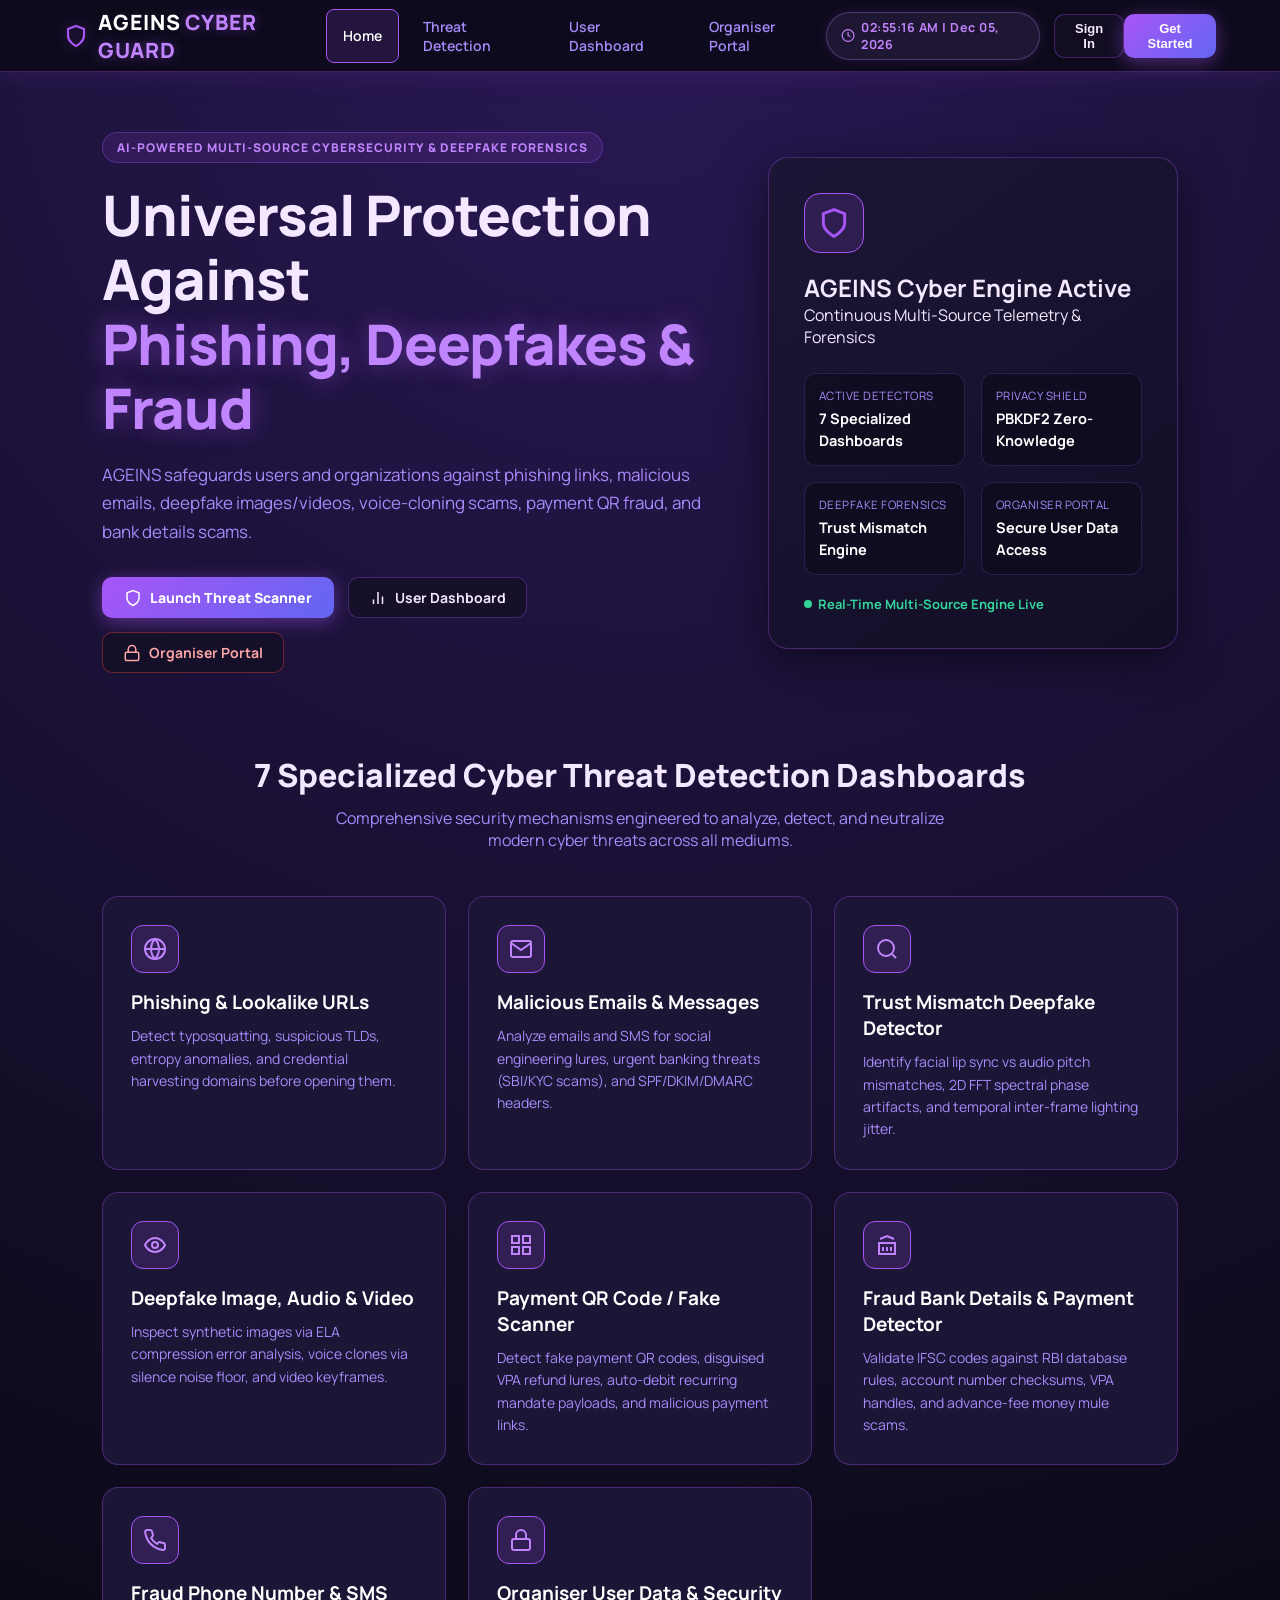
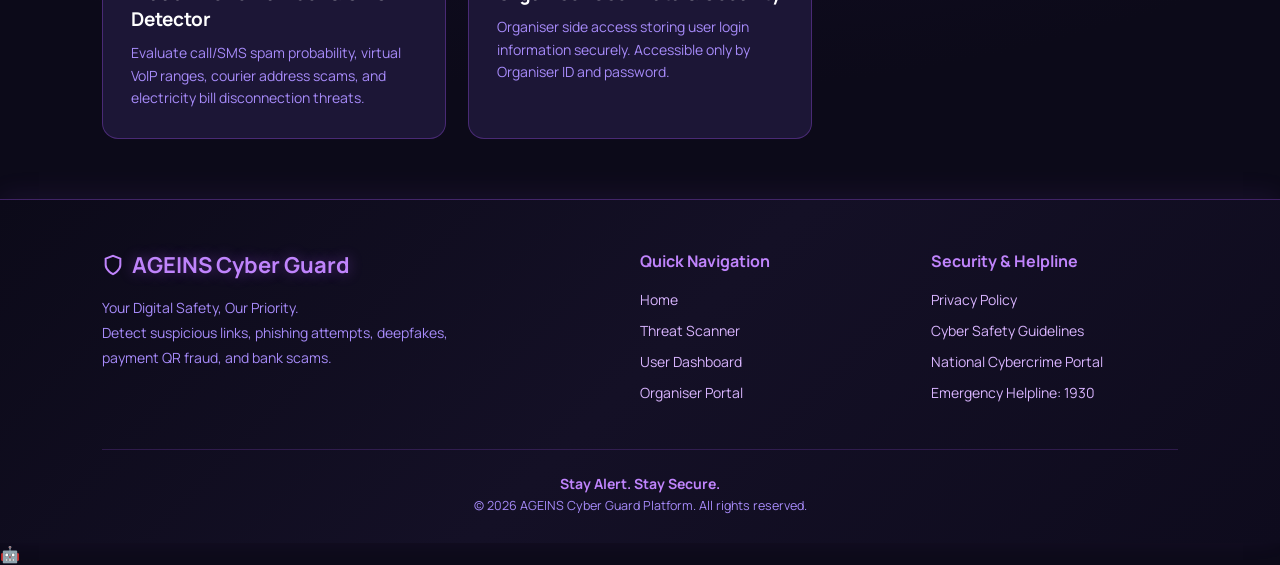
<file: index.html>
<!DOCTYPE html>
<html lang="en">
<head>
    <meta charset="UTF-8">
    <meta name="viewport" content="width=device-width, initial-scale=1.0">
    <title>AGEINS Cyber Guard | Multi-Source Cyber Threat & Deepfake Detection</title>
    <link href="https://fonts.googleapis.com/css2?family=Manrope:wght@400;500;600;700;800&display=swap" rel="stylesheet">
    <link rel="stylesheet" href="style.css">
</head>
<body>
    <!-- Navbar -->
    <header class="navbar">
        <a href="index.html" class="logo-container">
            <div class="logo-shield-icon">
                <svg width="24" height="24" viewBox="0 0 24 24" fill="none" stroke="currentColor" stroke-width="2.2"><path d="M12 22s8-4 8-10V5l-8-3-8 3v7c0 6 8 10 8 10z"/></svg>
            </div>
            <div class="logo">AGEINS<span>CYBER GUARD</span></div>
        </a>
        <nav>
            <a href="index.html" class="active">Home</a>
            <a href="threat.html">Threat Detection</a>
            <a href="dashboard.html">User Dashboard</a>
            <a href="admin.html">Organiser Portal</a>
        </nav>
        <div class="nav-actions">
            <!-- Real-Time Clock Navbar Badge -->
            <div class="nav-time-badge" id="navRealtimeClock">
                <svg width="15" height="15" viewBox="0 0 24 24" fill="none" stroke="currentColor" stroke-width="2"><circle cx="12" cy="12" r="10"/><polyline points="12 6 12 12 16 14"/></svg>
                <span id="clockTimeStr">--:--:--</span>
            </div>
            
            <div id="navAuthGate">
                <button class="secondary-btn" onclick="openAuthModal('login')" style="padding: 6px 14px; font-size: 13px;">Sign In</button>
                <button class="primary-btn" onclick="openAuthModal('register')" style="padding: 6px 14px; font-size: 13px;">Get Started</button>
            </div>
            <div id="navUserBadge" style="display: none;">
                <span class="user-chip" id="userChipName">User</span>
                <button class="secondary-btn" onclick="logoutUser()" style="padding: 4px 10px; font-size: 12px;">Sign Out</button>
            </div>
        </div>
    </header>

    <!-- Main Home Hero Section -->
    <main class="home">
        <section class="hero">
            <div class="hero-content">
                <div class="tag">AI-POWERED MULTI-SOURCE CYBERSECURITY &amp; DEEPFAKE FORENSICS</div>
                <h1>
                    Universal Protection Against
                    <span>Phishing, Deepfakes &amp; Fraud</span>
                </h1>
                <p class="description">
                    AGEINS safeguards users and organizations against phishing links, malicious emails, deepfake images/videos, voice-cloning scams, payment QR fraud, and bank details scams.
                </p>
                <div class="hero-buttons">
                    <a href="threat.html" class="primary-btn">
                        <svg width="18" height="18" viewBox="0 0 24 24" fill="none" stroke="currentColor" stroke-width="2"><path d="M12 22s8-4 8-10V5l-8-3-8 3v7c0 6 8 10 8 10z"/></svg> Launch Threat Scanner
                    </a>
                    <a href="dashboard.html" class="secondary-btn">
                        <svg width="18" height="18" viewBox="0 0 24 24" fill="none" stroke="currentColor" stroke-width="2"><line x1="18" y1="20" x2="18" y2="10"/><line x1="12" y1="20" x2="12" y2="4"/><line x1="6" y1="20" x2="6" y2="14"/></svg> User Dashboard
                    </a>
                    <a href="admin.html" class="secondary-btn" style="border-color: rgba(239, 68, 68, 0.4); color: #fca5a5;">
                        <svg width="18" height="18" viewBox="0 0 24 24" fill="none" stroke="currentColor" stroke-width="2"><rect x="3" y="11" width="18" height="11" rx="2" ry="2"/><path d="M7 11V7a5 5 0 0 1 10 0v4"/></svg> Organiser Portal
                    </a>
                </div>
            </div>

            <!-- Hero Security Card -->
            <div class="security-card">
                <div class="shield-pulse-box">
                    <svg width="32" height="32" viewBox="0 0 24 24" fill="none" stroke="currentColor" stroke-width="2.2"><path d="M12 22s8-4 8-10V5l-8-3-8 3v7c0 6 8 10 8 10z"/></svg>
                </div>
                <h2>AGEINS Cyber Engine Active</h2>
                <p>Continuous Multi-Source Telemetry &amp; Forensics</p>
                
                <div class="telemetry-mini-grid">
                    <div class="telemetry-item">
                        <small>Active Detectors</small>
                        <strong>7 Specialized Dashboards</strong>
                    </div>
                    <div class="telemetry-item">
                        <small>Privacy Shield</small>
                        <strong>PBKDF2 Zero-Knowledge</strong>
                    </div>
                    <div class="telemetry-item">
                        <small>Deepfake Forensics</small>
                        <strong>Trust Mismatch Engine</strong>
                    </div>
                    <div class="telemetry-item">
                        <small>Organiser Portal</small>
                        <strong>Secure User Data Access</strong>
                    </div>
                </div>

                <div class="status" style="margin-top: 20px; font-size: 13px; color: var(--success); font-weight: 700; display: flex; align-items: center; gap: 6px;">
                    <span style="width: 8px; height: 8px; border-radius: 50%; background: var(--success); display: inline-block;"></span> Real-Time Multi-Source Engine Live
                </div>
            </div>
        </section>

        <!-- Features Showcase Section -->
        <section class="features" id="features">
            <h2>7 Specialized Cyber Threat Detection Dashboards</h2>
            <p class="section-text">
                Comprehensive security mechanisms engineered to analyze, detect, and neutralize modern cyber threats across all mediums.
            </p>

            <div class="features-container">
                <!-- Feature 1 -->
                <div class="feature-card" onclick="location.href='threat.html?tab=url'">
                    <div class="feature-icon-box">
                        <svg width="24" height="24" viewBox="0 0 24 24" fill="none" stroke="currentColor" stroke-width="2"><circle cx="12" cy="12" r="10"/><line x1="2" y1="12" x2="22" y2="12"/><path d="M12 2a15.3 15.3 0 0 1 4 10 15.3 15.3 0 0 1-4 10 15.3 15.3 0 0 1-4-10 15.3 15.3 0 0 1 4-10z"/></svg>
                    </div>
                    <h3>Phishing &amp; Lookalike URLs</h3>
                    <p>Detect typosquatting, suspicious TLDs, entropy anomalies, and credential harvesting domains before opening them.</p>
                </div>

                <!-- Feature 2 -->
                <div class="feature-card" onclick="location.href='threat.html?tab=email'">
                    <div class="feature-icon-box">
                        <svg width="24" height="24" viewBox="0 0 24 24" fill="none" stroke="currentColor" stroke-width="2"><path d="M4 4h16c1.1 0 2 .9 2 2v12c0 1.1-.9 2-2 2H4c-1.1 0-2-.9-2-2V6c0-1.1.9-2 2-2z"/><polyline points="22,6 12,13 2,6"/></svg>
                    </div>
                    <h3>Malicious Emails &amp; Messages</h3>
                    <p>Analyze emails and SMS for social engineering lures, urgent banking threats (SBI/KYC scams), and SPF/DKIM/DMARC headers.</p>
                </div>

                <!-- Feature 3 -->
                <div class="feature-card" onclick="location.href='threat.html?tab=trust_mismatch'">
                    <div class="feature-icon-box">
                        <svg width="24" height="24" viewBox="0 0 24 24" fill="none" stroke="currentColor" stroke-width="2"><circle cx="11" cy="11" r="8"/><line x1="21" y1="21" x2="16.65" y2="16.65"/></svg>
                    </div>
                    <h3>Trust Mismatch Deepfake Detector</h3>
                    <p>Identify facial lip sync vs audio pitch mismatches, 2D FFT spectral phase artifacts, and temporal inter-frame lighting jitter.</p>
                </div>

                <!-- Feature 4 -->
                <div class="feature-card" onclick="location.href='threat.html?tab=deepfake_media'">
                    <div class="feature-icon-box">
                        <svg width="24" height="24" viewBox="0 0 24 24" fill="none" stroke="currentColor" stroke-width="2"><path d="M2 12s3-7 10-7 10 7 10 7-3 7-10 7-10-7-10-7z"/><circle cx="12" cy="12" r="3"/></svg>
                    </div>
                    <h3>Deepfake Image, Audio &amp; Video</h3>
                    <p>Inspect synthetic images via ELA compression error analysis, voice clones via silence noise floor, and video keyframes.</p>
                </div>

                <!-- Feature 5 -->
                <div class="feature-card" onclick="location.href='threat.html?tab=payment_qr'">
                    <div class="feature-icon-box">
                        <svg width="24" height="24" viewBox="0 0 24 24" fill="none" stroke="currentColor" stroke-width="2"><rect x="3" y="3" width="7" height="7"/><rect x="14" y="3" width="7" height="7"/><rect x="14" y="14" width="7" height="7"/><rect x="3" y="14" width="7" height="7"/></svg>
                    </div>
                    <h3>Payment QR Code / Fake Scanner</h3>
                    <p>Detect fake payment QR codes, disguised VPA refund lures, auto-debit recurring mandate payloads, and malicious payment links.</p>
                </div>

                <!-- Feature 6 -->
                <div class="feature-card" onclick="location.href='threat.html?tab=bank_details'">
                    <div class="feature-icon-box">
                        <svg width="24" height="24" viewBox="0 0 24 24" fill="none" stroke="currentColor" stroke-width="2"><path d="M3 21h18M3 10h18M5 6l7-3 7 3M4 10v11M20 10v11M8 14v4M12 14v4M16 14v4"/></svg>
                    </div>
                    <h3>Fraud Bank Details &amp; Payment Detector</h3>
                    <p>Validate IFSC codes against RBI database rules, account number checksums, VPA handles, and advance-fee money mule scams.</p>
                </div>

                <!-- Feature 7 -->
                <div class="feature-card" onclick="location.href='threat.html?tab=phone_number'">
                    <div class="feature-icon-box">
                        <svg width="24" height="24" viewBox="0 0 24 24" fill="none" stroke="currentColor" stroke-width="2"><path d="M22 16.92v3a2 2 0 0 1-2.18 2 19.79 19.79 0 0 1-8.63-3.07 19.5 19.5 0 0 1-6-6 19.79 19.79 0 0 1-3.07-8.67A2 2 0 0 1 4.11 2h3a2 2 0 0 1 2 1.72 12.84 12.84 0 0 0 .7 2.81 2 2 0 0 1-.45 2.11L8.09 9.91a16 16 0 0 0 6 6l1.27-1.27a2 2 0 0 1 2.11-.45 12.84 12.84 0 0 0 2.81.7A2 2 0 0 1 22 16.92z"/></svg>
                    </div>
                    <h3>Fraud Phone Number &amp; SMS Detector</h3>
                    <p>Evaluate call/SMS spam probability, virtual VoIP ranges, courier address scams, and electricity bill disconnection threats.</p>
                </div>

                <!-- Feature 8 -->
                <div class="feature-card" onclick="location.href='admin.html'">
                    <div class="feature-icon-box">
                        <svg width="24" height="24" viewBox="0 0 24 24" fill="none" stroke="currentColor" stroke-width="2"><rect x="3" y="11" width="18" height="11" rx="2" ry="2"/><path d="M7 11V7a5 5 0 0 1 10 0v4"/></svg>
                    </div>
                    <h3>Organiser User Data &amp; Security</h3>
                    <p>Organiser side access storing user login information securely. Accessible only by Organiser ID and password.</p>
                </div>
            </div>
        </section>
    </main>

    <!-- Authentication Modal -->
    <div class="modal-backdrop" id="authModal" onclick="if(event.target===this)closeAuthModal()">
        <div class="modal-box">
            <button class="modal-close" onclick="closeAuthModal()">&times;</button>
            <h2 id="modalTitle">Sign In to AGEINS</h2>
            <p id="modalSub">Enter your credentials to perform threat scans and save your details.</p>

            <div class="auth-tabs">
                <button id="authTabLogin" class="active" onclick="switchAuthTab('login')">Sign In</button>
                <button id="authTabRegister" onclick="switchAuthTab('register')">Create Account</button>
            </div>

            <div id="usernameField" style="display: none; margin-top: 14px;">
                <label class="input-label">Full Name / Username:</label>
                <input type="text" id="authUsernameInput" class="scan-textarea" style="height: 42px;" placeholder="John Doe">
            </div>

            <div style="margin-top: 14px;">
                <label class="input-label">Email Address:</label>
                <input type="email" id="authEmailInput" class="scan-textarea" style="height: 42px;" placeholder="user@example.com (or admin@ageins.com)">
            </div>

            <div style="margin-top: 14px;">
                <label class="input-label">Password:</label>
                <input type="password" id="authPasswordInput" class="scan-textarea" style="height: 42px;" placeholder="••••••••">
            </div>

            <div id="authErrMsg" class="error-msg" style="display: none;"></div>

            <button class="primary-btn" id="authSubmitBtn" onclick="submitAuthForm()" style="width: 100%; margin-top: 20px;">
                Sign In
            </button>
        </div>
    </div>

    <!-- Footer Privacy Policy Modal -->
    <div class="modal-backdrop" id="privacyPolicyModal" onclick="if(event.target===this)closePrivacyModal()">
        <div class="modal-box" style="max-width: 600px;">
            <button class="modal-close" onclick="closePrivacyModal()">&times;</button>
            <h2 style="color: var(--lavender); margin-bottom: 8px;">Privacy Policy &amp; Zero-Knowledge Protection</h2>
            <p style="color: var(--text-muted); font-size: 13.5px; line-height: 1.6; margin-bottom: 16px;">
                AGEINS Cyber Guard is committed to user data privacy and zero-knowledge security:
            </p>
            <ul style="color: var(--text-main); font-size: 13px; line-height: 1.7; margin-left: 18px; margin-bottom: 20px;">
                <li><strong>Client-Side PII Protection:</strong> Personally identifiable data (phone numbers, bank accounts) are automatically masked prior to processing.</li>
                <li><strong>Cryptographic Password Hashing:</strong> Passwords are protected using PBKDF2-HMAC-SHA256 with unique 16-byte random salts.</li>
                <li><strong>Organiser Security Controls:</strong> User login records are accessible strictly via authorized Organiser credentials.</li>
                <li><strong>Ephemeral File Handling:</strong> Uploaded media evidence is processed in RAM and automatically scrubbed after forensic analysis.</li>
            </ul>
            <button class="primary-btn" onclick="closePrivacyModal()" style="width: 100%;">Acknowledge &amp; Close</button>
        </div>
    </div>

    <!-- Footer Cyber Safety Guidelines Modal -->
    <div class="modal-backdrop" id="safetyGuidelinesModal" onclick="if(event.target===this)closeSafetyModal()">
        <div class="modal-box" style="max-width: 600px;">
            <button class="modal-close" onclick="closeSafetyModal()">&times;</button>
            <h2 style="color: var(--lavender); margin-bottom: 8px;">Cyber Safety &amp; Fraud Prevention Guidelines</h2>
            <p style="color: var(--text-muted); font-size: 13.5px; line-height: 1.6; margin-bottom: 16px;">
                Follow these 5 golden rules to protect yourself against financial fraud and deepfake scams:
            </p>
            <ol style="color: var(--text-main); font-size: 13px; line-height: 1.7; margin-left: 18px; margin-bottom: 20px;">
                <li><strong>Never Share OTPs or PINs:</strong> No bank official or government authority will ever ask for your UPI PIN or OTP.</li>
                <li><strong>PIN is ONLY for Sending Money:</strong> You never need to enter a UPI PIN to RECEIVE money or claim cashbacks.</li>
                <li><strong>Verify VPA Handles:</strong> Double-check recipient VPA names on your banking screen before confirming payments.</li>
                <li><strong>Double-Check Deepfake Calls:</strong> Verify voice calls or video requests via an independent phone call before wiring money.</li>
                <li><strong>Report Immediately to 1930:</strong> Report financial fraud within 24 hours to the National Cybercrime Helpline 1930.</li>
            </ol>
            <button class="primary-btn" onclick="closeSafetyModal()" style="width: 100%;">Close Guidelines</button>
        </div>
    </div>

    <!-- Unified Dark Purple Footer -->
    <footer class="cyber-footer">
        <div class="footer-content">
            <div class="footer-brand">
                <h2>
                    <svg width="22" height="22" viewBox="0 0 24 24" fill="none" stroke="currentColor" stroke-width="2.2"><path d="M12 22s8-4 8-10V5l-8-3-8 3v7c0 6 8 10 8 10z"/></svg> AGEINS Cyber Guard
                </h2>
                <p>Your Digital Safety, Our Priority.</p>
                <p>Detect suspicious links, phishing attempts, deepfakes, payment QR fraud, and bank scams.</p>
            </div>

            <div class="footer-links">
                <h3>Quick Navigation</h3>
                <a href="index.html">Home</a>
                <a href="threat.html">Threat Scanner</a>
                <a href="dashboard.html">User Dashboard</a>
                <a href="admin.html">Organiser Portal</a>
            </div>

            <div class="footer-links">
                <h3>Security &amp; Helpline</h3>
                <button type="button" class="footer-btn-link" onclick="openPrivacyModal()">Privacy Policy</button>
                <button type="button" class="footer-btn-link" onclick="openSafetyModal()">Cyber Safety Guidelines</button>
                <a href="https://cybercrime.gov.in/" target="_blank" rel="noopener">National Cybercrime Portal</a>
                <a href="tel:1930">Emergency Helpline: 1930</a>
            </div>
        </div>

        <div class="footer-bottom">
            <p>Stay Alert. Stay Secure.</p>
            <p>© 2026 AGEINS Cyber Guard Platform. All rights reserved.</p>
        </div>
    </footer>

    <!-- Scripts -->
    <script src="config.js"></script>
    <script src="app.js"></script>
    <script src="chatbot.js"></script>
</body>
</html>
</file>
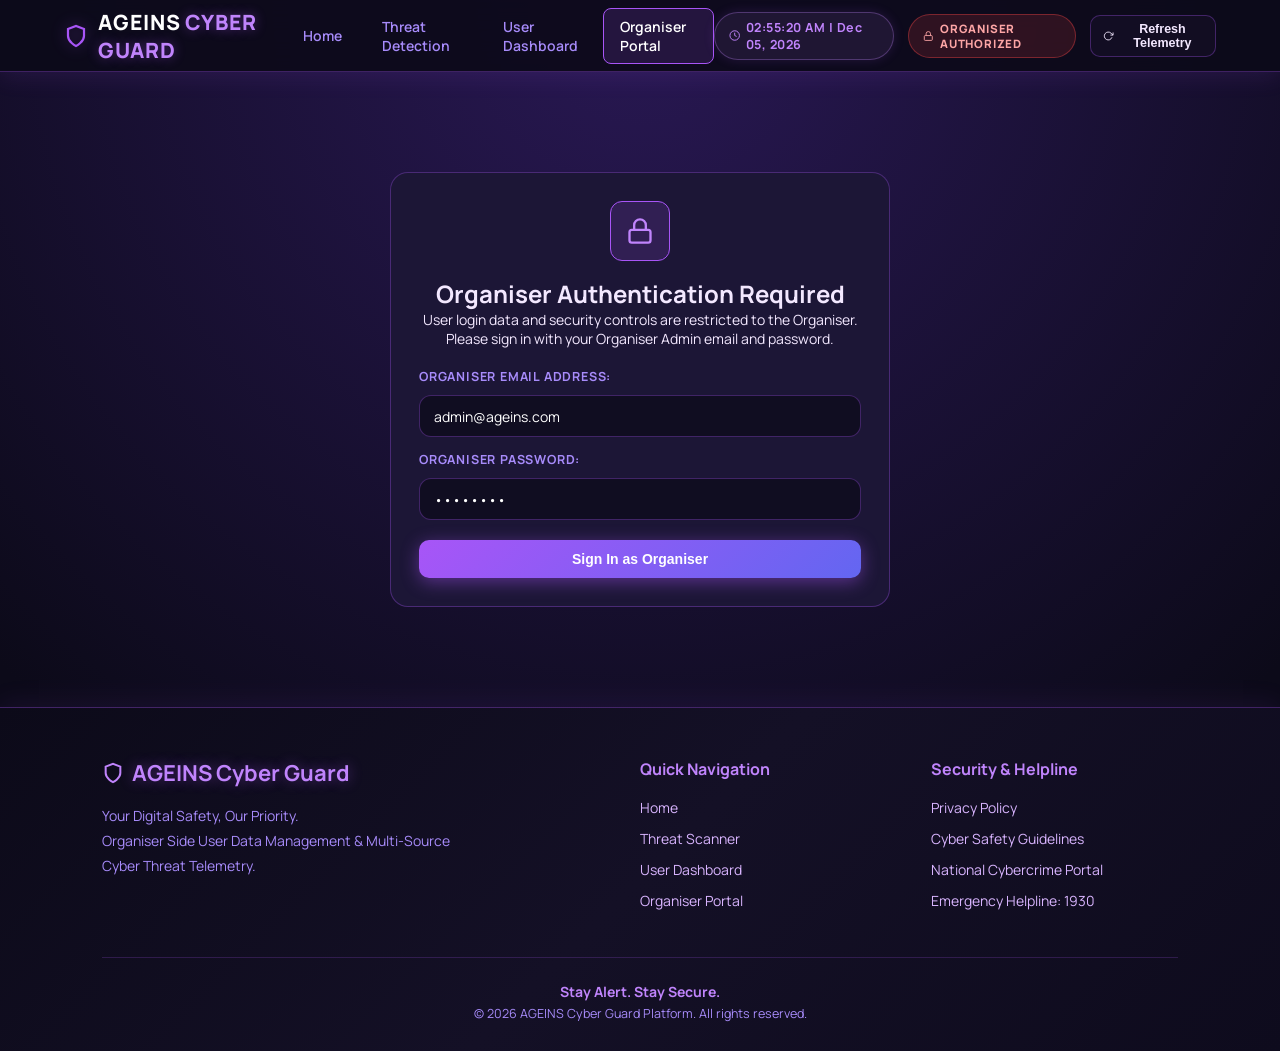
<file: admin.html>
<!DOCTYPE html>
<html lang="en">
<head>
    <meta charset="UTF-8">
    <meta name="viewport" content="width=device-width, initial-scale=1.0">
    <title>Organiser Operations & User Management Console | AGEINS Cyber Guard</title>
    <link href="https://fonts.googleapis.com/css2?family=Manrope:wght@400;500;600;700;800&display=swap" rel="stylesheet">
    <link rel="stylesheet" href="style.css">
</head>
<body>
    <!-- Navbar -->
    <header class="navbar">
        <a href="index.html" class="logo-container">
            <div class="logo-shield-icon">
                <svg width="24" height="24" viewBox="0 0 24 24" fill="none" stroke="currentColor" stroke-width="2.2"><path d="M12 22s8-4 8-10V5l-8-3-8 3v7c0 6 8 10 8 10z"/></svg>
            </div>
            <div class="logo">AGEINS<span>CYBER GUARD</span></div>
        </a>
        <nav>
            <a href="index.html">Home</a>
            <a href="threat.html">Threat Detection</a>
            <a href="dashboard.html">User Dashboard</a>
            <a href="admin.html" class="active">Organiser Portal</a>
        </nav>
        <div class="nav-actions">
            <!-- Real-Time Clock Navbar Badge -->
            <div class="nav-time-badge" id="navRealtimeClock">
                <svg width="15" height="15" viewBox="0 0 24 24" fill="none" stroke="currentColor" stroke-width="2"><circle cx="12" cy="12" r="10"/><polyline points="12 6 12 12 16 14"/></svg>
                <span id="clockTimeStr">--:--:--</span>
            </div>
            
            <span class="admin-badge" id="adminBadgeTag">
                <svg width="14" height="14" viewBox="0 0 24 24" fill="none" stroke="currentColor" stroke-width="2"><rect x="3" y="11" width="18" height="11" rx="2" ry="2"/><path d="M7 11V7a5 5 0 0 1 10 0v4"/></svg> ORGANISER AUTHORIZED
            </span>
            <button class="secondary-btn" onclick="loadAdminOverview()" style="padding: 6px 12px; font-size: 12.5px;">
                <svg width="14" height="14" viewBox="0 0 24 24" fill="none" stroke="currentColor" stroke-width="2"><polyline points="23 4 23 10 17 10"/><path d="M20.49 15a9 9 0 1 1-2.12-9.36L23 10"/></svg> Refresh Telemetry
            </button>
        </div>
    </header>

    <!-- Main Admin Content -->
    <main class="dashboard-page">

        <!-- Organiser Login Gate (Shown when not authenticated as Organiser Admin) -->
        <div id="organiserLoginGate" class="content-card" style="display: none; max-width: 500px; margin: 60px auto; text-align: center;">
            <div class="feature-icon-box" style="margin: 0 auto 16px; width: 60px; height: 60px;">
                <svg width="28" height="28" viewBox="0 0 24 24" fill="none" stroke="currentColor" stroke-width="2"><rect x="3" y="11" width="18" height="11" rx="2" ry="2"/><path d="M7 11V7a5 5 0 0 1 10 0v4"/></svg>
            </div>
            <h2>Organiser Authentication Required</h2>
            <p style="color: var(--text-secondary); margin-bottom: 20px; font-size: 14px;">
                User login data and security controls are restricted to the Organiser. Please sign in with your Organiser Admin email and password.
            </p>
            <div style="text-align: left; margin-bottom: 14px;">
                <label class="input-label">Organiser Email Address:</label>
                <input type="email" id="orgEmailInput" class="scan-textarea" style="height: 42px;" placeholder="admin@ageins.com" value="admin@ageins.com">
            </div>
            <div style="text-align: left; margin-bottom: 20px;">
                <label class="input-label">Organiser Password:</label>
                <input type="password" id="orgPasswordInput" class="scan-textarea" style="height: 42px;" placeholder="••••••••" value="admin123">
            </div>
            <div id="orgLoginErr" class="error-msg" style="display: none;"></div>
            <button class="primary-btn" onclick="submitOrganiserLogin()" style="width: 100%;">
                Sign In as Organiser
            </button>
        </div>

        <!-- Organiser Protected Dashboard View -->
        <div id="organiserDashboardView">
            <!-- Admin Title Banner -->
            <div class="card-header-flex" style="margin-bottom: 25px;">
                <div>
                    <div class="tag" style="background: rgba(239, 68, 68, 0.12); border-color: rgba(239, 68, 68, 0.3); color: #fca5a5;">
                        ORGANISER EXCLUSIVE OPERATIONS &amp; USER DATA
                    </div>
                    <h1 style="font-size: 32px; font-weight: 800;">Organiser Control Center</h1>
                    <p style="color: var(--text-secondary); font-size: 15px; margin-top: 4px;">
                        Manage registered user accounts, view user login information &amp; time spent, adjust threat quarantine thresholds, and configure detection engines.
                    </p>
                </div>
            </div>

            <!-- 4 Global Metric Cards -->
            <div class="dashboard-metrics-grid">
                <div class="metric-card">
                    <div class="metric-icon-box">
                        <svg width="24" height="24" viewBox="0 0 24 24" fill="none" stroke="currentColor" stroke-width="2"><circle cx="12" cy="12" r="10"/><line x1="2" y1="12" x2="22" y2="12"/><path d="M12 2a15.3 15.3 0 0 1 4 10 15.3 15.3 0 0 1-4 10 15.3 15.3 0 0 1-4-10 15.3 15.3 0 0 1 4-10z"/></svg>
                    </div>
                    <div class="metric-data">
                        <h4>Total Scans Executed</h4>
                        <div class="metric-number" id="adminTotalScans">--</div>
                    </div>
                </div>

                <div class="metric-card">
                    <div class="metric-icon-box" style="background: rgba(239, 68, 68, 0.12); border-color: var(--danger);">
                        <svg width="24" height="24" viewBox="0 0 24 24" fill="none" stroke="currentColor" stroke-width="2"><path d="M10.29 3.86L1.82 18a2 2 0 0 0 1.71 3h16.94a2 2 0 0 0 1.71-3L13.71 3.86a2 2 0 0 0-3.42 0z"/><line x1="12" y1="9" x2="12" y2="13"/><line x1="12" y1="17" x2="12.01" y2="17"/></svg>
                    </div>
                    <div class="metric-data">
                        <h4>Critical Threats Found</h4>
                        <div class="metric-number" id="adminTotalCritical" style="color: var(--danger);">--</div>
                    </div>
                </div>

                <div class="metric-card">
                    <div class="metric-icon-box" style="background: rgba(245, 158, 11, 0.12); border-color: var(--amber);">
                        <svg width="24" height="24" viewBox="0 0 24 24" fill="none" stroke="currentColor" stroke-width="2"><rect x="3" y="11" width="18" height="11" rx="2" ry="2"/><path d="M7 11V7a5 5 0 0 1 10 0v4"/></svg>
                    </div>
                    <div class="metric-data">
                        <h4>Quarantined Items</h4>
                        <div class="metric-number" id="adminTotalQuarantined" style="color: var(--amber);">--</div>
                    </div>
                </div>

                <div class="metric-card">
                    <div class="metric-icon-box" style="background: rgba(52, 211, 153, 0.12); border-color: var(--success);">
                        <svg width="24" height="24" viewBox="0 0 24 24" fill="none" stroke="currentColor" stroke-width="2"><path d="M17 21v-2a4 4 0 0 0-4-4H5a4 4 0 0 0-4 4v2"/><circle cx="9" cy="7" r="4"/><path d="M23 21v-2a4 4 0 0 0-3-3.87"/><path d="M16 3.13a4 4 0 0 1 0 7.75"/></svg>
                    </div>
                    <div class="metric-data">
                        <h4>Registered Users</h4>
                        <div class="metric-number" id="adminActiveUsers" style="color: var(--success);">--</div>
                    </div>
                </div>
            </div>

            <!-- 1. USER LOGIN DATA & ACCESS CONTROL (Organiser Exclusive) -->
            <div class="content-card">
                <div class="card-header-flex">
                    <div>
                        <h2 style="font-size: 20px;">1. User Login Information &amp; Account Management</h2>
                        <p style="color: var(--text-secondary); font-size: 13.5px;">View user credentials, registration timestamps, last login time, platform spent time, and manage permissions.</p>
                    </div>
                </div>

                <div class="table-responsive">
                    <table class="cyber-table">
                        <thead>
                            <tr>
                                <th>User ID</th>
                                <th>Username / Name</th>
                                <th>Email Address</th>
                                <th>Account Role</th>
                                <th>Account Status</th>
                                <th>Registration Date</th>
                                <th>Last Login</th>
                                <th>Time Spent</th>
                                <th>Total Scans</th>
                                <th>Action</th>
                            </tr>
                        </thead>
                        <tbody id="usersTableBody">
                            <tr>
                                <td colspan="10" style="text-align: center; padding: 25px;">Loading registered user records...</td>
                            </tr>
                        </tbody>
                    </table>
                </div>
            </div>

            <!-- 2. CONTROL CENTER: THREAT QUARANTINE -->
            <div class="content-card">
                <div class="card-header-flex">
                    <div>
                        <h2 style="font-size: 20px;">2. Control Center: Isolated Threat Quarantine Vault</h2>
                        <p style="color: var(--text-secondary); font-size: 13.5px;">Review quarantined malicious URLs, scam emails, and deepfake media assets.</p>
                    </div>
                </div>

                <div class="table-responsive">
                    <table class="cyber-table">
                        <thead>
                            <tr>
                                <th>Scan ID</th>
                                <th>Vector</th>
                                <th>Target / Payload</th>
                                <th>Threat Score</th>
                                <th>Verdict</th>
                                <th>Quarantine Action</th>
                            </tr>
                        </thead>
                        <tbody id="quarantineTableBody">
                            <tr>
                                <td colspan="6" style="text-align: center; padding: 25px;">Loading quarantine vault...</td>
                            </tr>
                        </tbody>
                    </table>
                </div>
            </div>

            <!-- 3. CONFIGURATION PANEL & 4. MULTI-SOURCE ENGINES (2 Column Grid) -->
            <div style="display: grid; grid-template-columns: 1fr 1fr; gap: 24px; margin-bottom: 30px;">
                <!-- Configuration Panel -->
                <div class="content-card" style="margin-bottom: 0;">
                    <div class="card-header-flex">
                        <div>
                            <h2 style="font-size: 18px;">3. Organiser System Policies</h2>
                            <p style="color: var(--text-secondary); font-size: 12.5px;">Tune sensitivity and auto-quarantine parameters.</p>
                        </div>
                    </div>
                    <div id="configControlsList" style="display: grid; gap: 12px; margin-top: 10px;"></div>
                </div>

                <!-- Multi-Source Intelligence Engines -->
                <div class="content-card" style="margin-bottom: 0;">
                    <div class="card-header-flex">
                        <div>
                            <h2 style="font-size: 18px;">4. Multi-Source Intelligence Engines</h2>
                            <p style="color: var(--text-secondary); font-size: 12.5px;">Active forensic telemetry providers.</p>
                        </div>
                    </div>
                    <div id="enginesList" style="display: grid; gap: 10px; margin-top: 10px;"></div>
                </div>
            </div>

            <!-- 5. AUDIT LOG & TELEMETRY -->
            <div class="content-card">
                <div class="card-header-flex">
                    <div>
                        <h2 style="font-size: 20px;">5. System Audit Trail &amp; Organiser Logs</h2>
                        <p style="color: var(--text-secondary); font-size: 13.5px;">Immutable record of administrative actions and config updates.</p>
                    </div>
                </div>

                <div class="table-responsive">
                    <table class="cyber-table">
                        <thead>
                            <tr>
                                <th>Log ID</th>
                                <th>Actor</th>
                                <th>Action Taken</th>
                                <th>Target Symbol</th>
                                <th>Details</th>
                                <th>Timestamp</th>
                            </tr>
                        </thead>
                        <tbody id="auditLogsBody">
                            <tr>
                                <td colspan="6" style="text-align: center; padding: 20px;">Loading audit trail...</td>
                            </tr>
                        </tbody>
                    </table>
                </div>
            </div>
        </div>

    </main>

    <!-- Footer Privacy Policy Modal -->
    <div class="modal-backdrop" id="privacyPolicyModal" onclick="if(event.target===this)closePrivacyModal()">
        <div class="modal-box" style="max-width: 600px;">
            <button class="modal-close" onclick="closePrivacyModal()">&times;</button>
            <h2 style="color: var(--lavender); margin-bottom: 8px;">Privacy Policy &amp; Zero-Knowledge Protection</h2>
            <p style="color: var(--text-muted); font-size: 13.5px; line-height: 1.6; margin-bottom: 16px;">
                AGEINS Cyber Guard is committed to user data privacy and zero-knowledge security:
            </p>
            <ul style="color: var(--text-main); font-size: 13px; line-height: 1.7; margin-left: 18px; margin-bottom: 20px;">
                <li><strong>Client-Side PII Protection:</strong> Personally identifiable data (phone numbers, bank accounts) are automatically masked prior to processing.</li>
                <li><strong>Cryptographic Password Hashing:</strong> Passwords are protected using PBKDF2-HMAC-SHA256 with unique 16-byte random salts.</li>
                <li><strong>Organiser Security Controls:</strong> User login records are accessible strictly via authorized Organiser credentials.</li>
                <li><strong>Ephemeral File Handling:</strong> Uploaded media evidence is processed in RAM and automatically scrubbed after forensic analysis.</li>
            </ul>
            <button class="primary-btn" onclick="closePrivacyModal()" style="width: 100%;">Acknowledge &amp; Close</button>
        </div>
    </div>

    <!-- Footer Cyber Safety Guidelines Modal -->
    <div class="modal-backdrop" id="safetyGuidelinesModal" onclick="if(event.target===this)closeSafetyModal()">
        <div class="modal-box" style="max-width: 600px;">
            <button class="modal-close" onclick="closeSafetyModal()">&times;</button>
            <h2 style="color: var(--lavender); margin-bottom: 8px;">Cyber Safety &amp; Fraud Prevention Guidelines</h2>
            <p style="color: var(--text-muted); font-size: 13.5px; line-height: 1.6; margin-bottom: 16px;">
                Follow these 5 golden rules to protect yourself against financial fraud and deepfake scams:
            </p>
            <ol style="color: var(--text-main); font-size: 13px; line-height: 1.7; margin-left: 18px; margin-bottom: 20px;">
                <li><strong>Never Share OTPs or PINs:</strong> No bank official or government authority will ever ask for your UPI PIN or OTP.</li>
                <li><strong>PIN is ONLY for Sending Money:</strong> You never need to enter a UPI PIN to RECEIVE money or claim cashbacks.</li>
                <li><strong>Verify VPA Handles:</strong> Double-check recipient VPA names on your banking screen before confirming payments.</li>
                <li><strong>Double-Check Deepfake Calls:</strong> Verify voice calls or video requests via an independent phone call before wiring money.</li>
                <li><strong>Report Immediately to 1930:</strong> Report financial fraud within 24 hours to the National Cybercrime Helpline 1930.</li>
            </ol>
            <button class="primary-btn" onclick="closeSafetyModal()" style="width: 100%;">Close Guidelines</button>
        </div>
    </div>

    <!-- Unified Dark Purple Footer -->
    <footer class="cyber-footer">
        <div class="footer-content">
            <div class="footer-brand">
                <h2>
                    <svg width="22" height="22" viewBox="0 0 24 24" fill="none" stroke="currentColor" stroke-width="2.2"><path d="M12 22s8-4 8-10V5l-8-3-8 3v7c0 6 8 10 8 10z"/></svg> AGEINS Cyber Guard
                </h2>
                <p>Your Digital Safety, Our Priority.</p>
                <p>Organiser Side User Data Management &amp; Multi-Source Cyber Threat Telemetry.</p>
            </div>

            <div class="footer-links">
                <h3>Quick Navigation</h3>
                <a href="index.html">Home</a>
                <a href="threat.html">Threat Scanner</a>
                <a href="dashboard.html">User Dashboard</a>
                <a href="admin.html">Organiser Portal</a>
            </div>

            <div class="footer-links">
                <h3>Security &amp; Helpline</h3>
                <button type="button" class="footer-btn-link" onclick="openPrivacyModal()">Privacy Policy</button>
                <button type="button" class="footer-btn-link" onclick="openSafetyModal()">Cyber Safety Guidelines</button>
                <a href="https://cybercrime.gov.in/" target="_blank" rel="noopener">National Cybercrime Portal</a>
                <a href="tel:1930">Emergency Helpline: 1930</a>
            </div>
        </div>

        <div class="footer-bottom">
            <p>Stay Alert. Stay Secure.</p>
            <p>© 2026 AGEINS Cyber Guard Platform. All rights reserved.</p>
        </div>
    </footer>

    <!-- Scripts -->
    <script src="config.js"></script>
    <script src="app.js"></script>
    <script src="admin.js"></script>
</body>
</html>
</file>
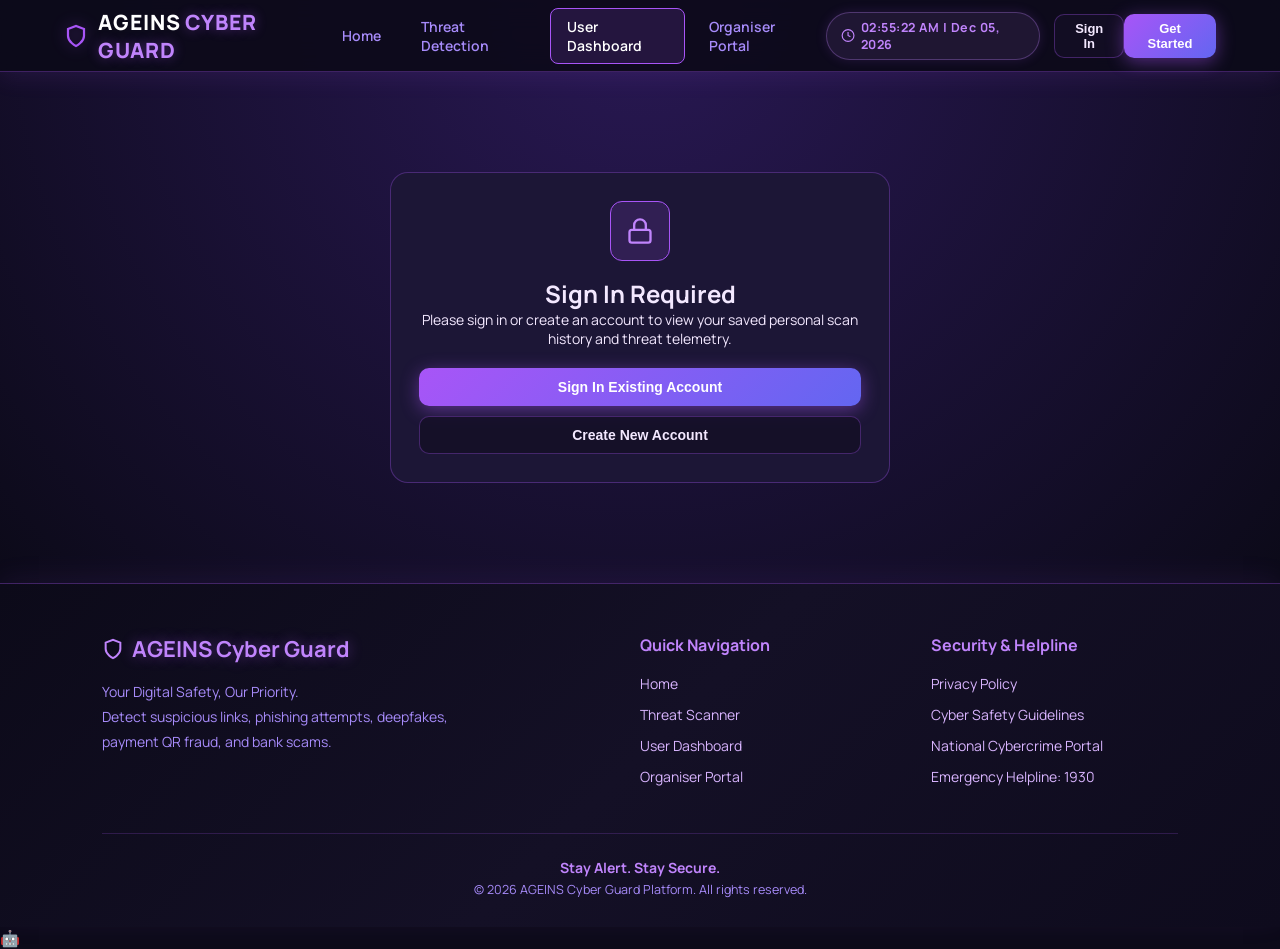
<file: dashboard.html>
<!DOCTYPE html>
<html lang="en">
<head>
    <meta charset="UTF-8">
    <meta name="viewport" content="width=device-width, initial-scale=1.0">
    <title>User Telemetry & Personal Threat History | AGEINS Cyber Guard</title>
    <link href="https://fonts.googleapis.com/css2?family=Manrope:wght@400;500;600;700;800&display=swap" rel="stylesheet">
    <link rel="stylesheet" href="style.css">
</head>
<body>
    <!-- Navbar -->
    <header class="navbar">
        <a href="index.html" class="logo-container">
            <div class="logo-shield-icon">
                <svg width="24" height="24" viewBox="0 0 24 24" fill="none" stroke="currentColor" stroke-width="2.2"><path d="M12 22s8-4 8-10V5l-8-3-8 3v7c0 6 8 10 8 10z"/></svg>
            </div>
            <div class="logo">AGEINS<span>CYBER GUARD</span></div>
        </a>
        <nav>
            <a href="index.html">Home</a>
            <a href="threat.html">Threat Detection</a>
            <a href="dashboard.html" class="active">User Dashboard</a>
            <a href="admin.html">Organiser Portal</a>
        </nav>
        <div class="nav-actions">
            <!-- Real-Time Clock Navbar Badge -->
            <div class="nav-time-badge" id="navRealtimeClock">
                <svg width="15" height="15" viewBox="0 0 24 24" fill="none" stroke="currentColor" stroke-width="2"><circle cx="12" cy="12" r="10"/><polyline points="12 6 12 12 16 14"/></svg>
                <span id="clockTimeStr">--:--:--</span>
            </div>
            
            <div id="navAuthGate">
                <button class="secondary-btn" onclick="openAuthModal('login')" style="padding: 6px 14px; font-size: 13px;">Sign In</button>
                <button class="primary-btn" onclick="openAuthModal('register')" style="padding: 6px 14px; font-size: 13px;">Get Started</button>
            </div>
            <div id="navUserBadge" style="display: none;">
                <span class="user-chip" id="userChipName">User</span>
                <button class="secondary-btn" onclick="logoutUser()" style="padding: 4px 10px; font-size: 12px;">Sign Out</button>
            </div>
        </div>
    </header>

    <!-- Main Dashboard Content -->
    <main class="dashboard-page">
        <!-- Auth Gate Card for User Dashboard -->
        <div id="userDashboardAuthGate" class="content-card" style="display: none; max-width: 500px; margin: 60px auto; text-align: center;">
            <div class="feature-icon-box" style="margin: 0 auto 16px; width: 60px; height: 60px;">
                <svg width="28" height="28" viewBox="0 0 24 24" fill="none" stroke="currentColor" stroke-width="2"><rect x="3" y="11" width="18" height="11" rx="2" ry="2"/><path d="M7 11V7a5 5 0 0 1 10 0v4"/></svg>
            </div>
            <h2>Sign In Required</h2>
            <p style="color: var(--text-secondary); margin-bottom: 20px; font-size: 14px;">
                Please sign in or create an account to view your saved personal scan history and threat telemetry.
            </p>
            <button class="primary-btn" onclick="openAuthModal('login')" style="width: 100%; margin-bottom: 10px;">
                Sign In Existing Account
            </button>
            <button class="secondary-btn" onclick="openAuthModal('register')" style="width: 100%;">
                Create New Account
            </button>
        </div>

        <div id="userDashboardView">
            <!-- User Title Banner -->
            <div class="card-header-flex" style="margin-bottom: 25px;">
                <div>
                    <div class="tag">PERSONAL SECURITY TELEMETRY</div>
                    <h1 style="font-size: 32px; font-weight: 800;">My Cyber Safety Dashboard</h1>
                    <p style="color: var(--text-secondary); font-size: 15px; margin-top: 4px;">
                        Review your recent scan history, threat protection metrics, and diagnostic reports.
                    </p>
                </div>
                <div>
                    <a href="threat.html" class="primary-btn" style="padding: 8px 16px; font-size: 13px;">
                        <svg width="18" height="18" viewBox="0 0 24 24" fill="none" stroke="currentColor" stroke-width="2"><path d="M12 22s8-4 8-10V5l-8-3-8 3v7c0 6 8 10 8 10z"/></svg> Launch New Scan
                    </a>
                </div>
            </div>

            <!-- 4 Telemetry Metrics Cards -->
            <div class="dashboard-metrics-grid">
                <div class="metric-card">
                    <div class="metric-icon-box">
                        <svg width="24" height="24" viewBox="0 0 24 24" fill="none" stroke="currentColor" stroke-width="2"><line x1="18" y1="20" x2="18" y2="10"/><line x1="12" y1="20" x2="12" y2="4"/><line x1="6" y1="20" x2="6" y2="14"/></svg>
                    </div>
                    <div class="metric-data">
                        <h4>Total Scans Analyzed</h4>
                        <div class="metric-number" id="userTotalScans">0</div>
                    </div>
                </div>

                <div class="metric-card">
                    <div class="metric-icon-box" style="background: rgba(52, 211, 153, 0.12); border-color: var(--success);">
                        <svg width="24" height="24" viewBox="0 0 24 24" fill="none" stroke="currentColor" stroke-width="2"><path d="M12 22s8-4 8-10V5l-8-3-8 3v7c0 6 8 10 8 10z"/></svg>
                    </div>
                    <div class="metric-data">
                        <h4>Threats Neutralized</h4>
                        <div class="metric-number" id="userThreatsPrevented" style="color: #34d399;">0</div>
                    </div>
                </div>

                <div class="metric-card">
                    <div class="metric-icon-box" style="background: rgba(245, 158, 11, 0.12); border-color: var(--amber);">
                        <svg width="24" height="24" viewBox="0 0 24 24" fill="none" stroke="currentColor" stroke-width="2"><polygon points="13 2 3 14 12 14 11 22 21 10 12 10 13 2"/></svg>
                    </div>
                    <div class="metric-data">
                        <h4>Average Risk Score</h4>
                        <div class="metric-number" id="userAvgScore" style="color: #f59e0b;">0%</div>
                    </div>
                </div>

                <div class="metric-card">
                    <div class="metric-icon-box" style="background: rgba(56, 189, 248, 0.12); border-color: var(--cyan);">
                        <svg width="24" height="24" viewBox="0 0 24 24" fill="none" stroke="currentColor" stroke-width="2"><rect x="3" y="11" width="18" height="11" rx="2" ry="2"/><path d="M7 11V7a5 5 0 0 1 10 0v4"/></svg>
                    </div>
                    <div class="metric-data">
                        <h4>Privacy Mode</h4>
                        <div class="metric-number" style="color: #38bdf8; font-size: 18px; margin-top: 4px;">PBKDF2 Protected</div>
                    </div>
                </div>
            </div>

            <!-- Recent Scan History Table -->
            <div class="content-card">
                <div class="card-header-flex">
                    <div>
                        <h2 style="font-size: 20px;">My Threat Scan History</h2>
                        <p style="color: var(--text-secondary); font-size: 13.5px;">Chronological record of your previous scans across all 7 threat detectors.</p>
                    </div>
                    <button class="secondary-btn" onclick="loadUserDashboard()" style="padding: 6px 12px; font-size: 12.5px;">
                        <svg width="14" height="14" viewBox="0 0 24 24" fill="none" stroke="currentColor" stroke-width="2"><polyline points="23 4 23 10 17 10"/><path d="M20.49 15a9 9 0 1 1-2.12-9.36L23 10"/></svg> Refresh History
                    </button>
                </div>

                <div class="table-responsive">
                    <table class="cyber-table">
                        <thead>
                            <tr>
                                <th>Scan ID</th>
                                <th>Vector Category</th>
                                <th>Target / Payload Preview</th>
                                <th>Risk Score</th>
                                <th>Diagnostic Verdict</th>
                                <th>Status</th>
                                <th>Timestamp</th>
                            </tr>
                        </thead>
                        <tbody id="userHistoryTableBody">
                            <tr>
                                <td colspan="7" style="text-align: center; padding: 25px;">Loading history records...</td>
                            </tr>
                        </tbody>
                    </table>
                </div>
            </div>
        </div>
    </main>

    <!-- Authentication Modal -->
    <div class="modal-backdrop" id="authModal" onclick="if(event.target===this)closeAuthModal()">
        <div class="modal-box">
            <button class="modal-close" onclick="closeAuthModal()">&times;</button>
            <h2 id="modalTitle">Sign In to AGEINS</h2>
            <p id="modalSub">Enter your credentials to perform threat scans and save your details.</p>

            <div class="auth-tabs">
                <button id="authTabLogin" class="active" onclick="switchAuthTab('login')">Sign In</button>
                <button id="authTabRegister" onclick="switchAuthTab('register')">Create Account</button>
            </div>

            <div id="usernameField" style="display: none; margin-top: 14px;">
                <label class="input-label">Full Name / Username:</label>
                <input type="text" id="authUsernameInput" class="scan-textarea" style="height: 42px;" placeholder="John Doe">
            </div>

            <div style="margin-top: 14px;">
                <label class="input-label">Email Address:</label>
                <input type="email" id="authEmailInput" class="scan-textarea" style="height: 42px;" placeholder="user@example.com (or admin@ageins.com)">
            </div>

            <div style="margin-top: 14px;">
                <label class="input-label">Password:</label>
                <input type="password" id="authPasswordInput" class="scan-textarea" style="height: 42px;" placeholder="••••••••">
            </div>

            <div id="authErrMsg" class="error-msg" style="display: none;"></div>

            <button class="primary-btn" id="authSubmitBtn" onclick="submitAuthForm()" style="width: 100%; margin-top: 20px;">
                Sign In
            </button>
        </div>
    </div>

    <!-- Footer Privacy Policy Modal -->
    <div class="modal-backdrop" id="privacyPolicyModal" onclick="if(event.target===this)closePrivacyModal()">
        <div class="modal-box" style="max-width: 600px;">
            <button class="modal-close" onclick="closePrivacyModal()">&times;</button>
            <h2 style="color: var(--lavender); margin-bottom: 8px;">Privacy Policy &amp; Zero-Knowledge Protection</h2>
            <p style="color: var(--text-muted); font-size: 13.5px; line-height: 1.6; margin-bottom: 16px;">
                AGEINS Cyber Guard is committed to user data privacy and zero-knowledge security:
            </p>
            <ul style="color: var(--text-main); font-size: 13px; line-height: 1.7; margin-left: 18px; margin-bottom: 20px;">
                <li><strong>Client-Side PII Protection:</strong> Personally identifiable data (phone numbers, bank accounts) are automatically masked prior to processing.</li>
                <li><strong>Cryptographic Password Hashing:</strong> Passwords are protected using PBKDF2-HMAC-SHA256 with unique 16-byte random salts.</li>
                <li><strong>Organiser Security Controls:</strong> User login records are accessible strictly via authorized Organiser credentials.</li>
                <li><strong>Ephemeral File Handling:</strong> Uploaded media evidence is processed in RAM and automatically scrubbed after forensic analysis.</li>
            </ul>
            <button class="primary-btn" onclick="closePrivacyModal()" style="width: 100%;">Acknowledge &amp; Close</button>
        </div>
    </div>

    <!-- Footer Cyber Safety Guidelines Modal -->
    <div class="modal-backdrop" id="safetyGuidelinesModal" onclick="if(event.target===this)closeSafetyModal()">
        <div class="modal-box" style="max-width: 600px;">
            <button class="modal-close" onclick="closeSafetyModal()">&times;</button>
            <h2 style="color: var(--lavender); margin-bottom: 8px;">Cyber Safety &amp; Fraud Prevention Guidelines</h2>
            <p style="color: var(--text-muted); font-size: 13.5px; line-height: 1.6; margin-bottom: 16px;">
                Follow these 5 golden rules to protect yourself against financial fraud and deepfake scams:
            </p>
            <ol style="color: var(--text-main); font-size: 13px; line-height: 1.7; margin-left: 18px; margin-bottom: 20px;">
                <li><strong>Never Share OTPs or PINs:</strong> No bank official or government authority will ever ask for your UPI PIN or OTP.</li>
                <li><strong>PIN is ONLY for Sending Money:</strong> You never need to enter a UPI PIN to RECEIVE money or claim cashbacks.</li>
                <li><strong>Verify VPA Handles:</strong> Double-check recipient VPA names on your banking screen before confirming payments.</li>
                <li><strong>Double-Check Deepfake Calls:</strong> Verify voice calls or video requests via an independent phone call before wiring money.</li>
                <li><strong>Report Immediately to 1930:</strong> Report financial fraud within 24 hours to the National Cybercrime Helpline 1930.</li>
            </ol>
            <button class="primary-btn" onclick="closeSafetyModal()" style="width: 100%;">Close Guidelines</button>
        </div>
    </div>

    <!-- Unified Dark Purple Footer -->
    <footer class="cyber-footer">
        <div class="footer-content">
            <div class="footer-brand">
                <h2>
                    <svg width="22" height="22" viewBox="0 0 24 24" fill="none" stroke="currentColor" stroke-width="2.2"><path d="M12 22s8-4 8-10V5l-8-3-8 3v7c0 6 8 10 8 10z"/></svg> AGEINS Cyber Guard
                </h2>
                <p>Your Digital Safety, Our Priority.</p>
                <p>Detect suspicious links, phishing attempts, deepfakes, payment QR fraud, and bank scams.</p>
            </div>

            <div class="footer-links">
                <h3>Quick Navigation</h3>
                <a href="index.html">Home</a>
                <a href="threat.html">Threat Scanner</a>
                <a href="dashboard.html">User Dashboard</a>
                <a href="admin.html">Organiser Portal</a>
            </div>

            <div class="footer-links">
                <h3>Security &amp; Helpline</h3>
                <button type="button" class="footer-btn-link" onclick="openPrivacyModal()">Privacy Policy</button>
                <button type="button" class="footer-btn-link" onclick="openSafetyModal()">Cyber Safety Guidelines</button>
                <a href="https://cybercrime.gov.in/" target="_blank" rel="noopener">National Cybercrime Portal</a>
                <a href="tel:1930">Emergency Helpline: 1930</a>
            </div>
        </div>

        <div class="footer-bottom">
            <p>Stay Alert. Stay Secure.</p>
            <p>© 2026 AGEINS Cyber Guard Platform. All rights reserved.</p>
        </div>
    </footer>

    <!-- Scripts -->
    <script src="config.js"></script>
    <script src="app.js"></script>
    <script src="dashboard.js"></script>
    <script src="chatbot.js"></script>
</body>
</html>
</file>
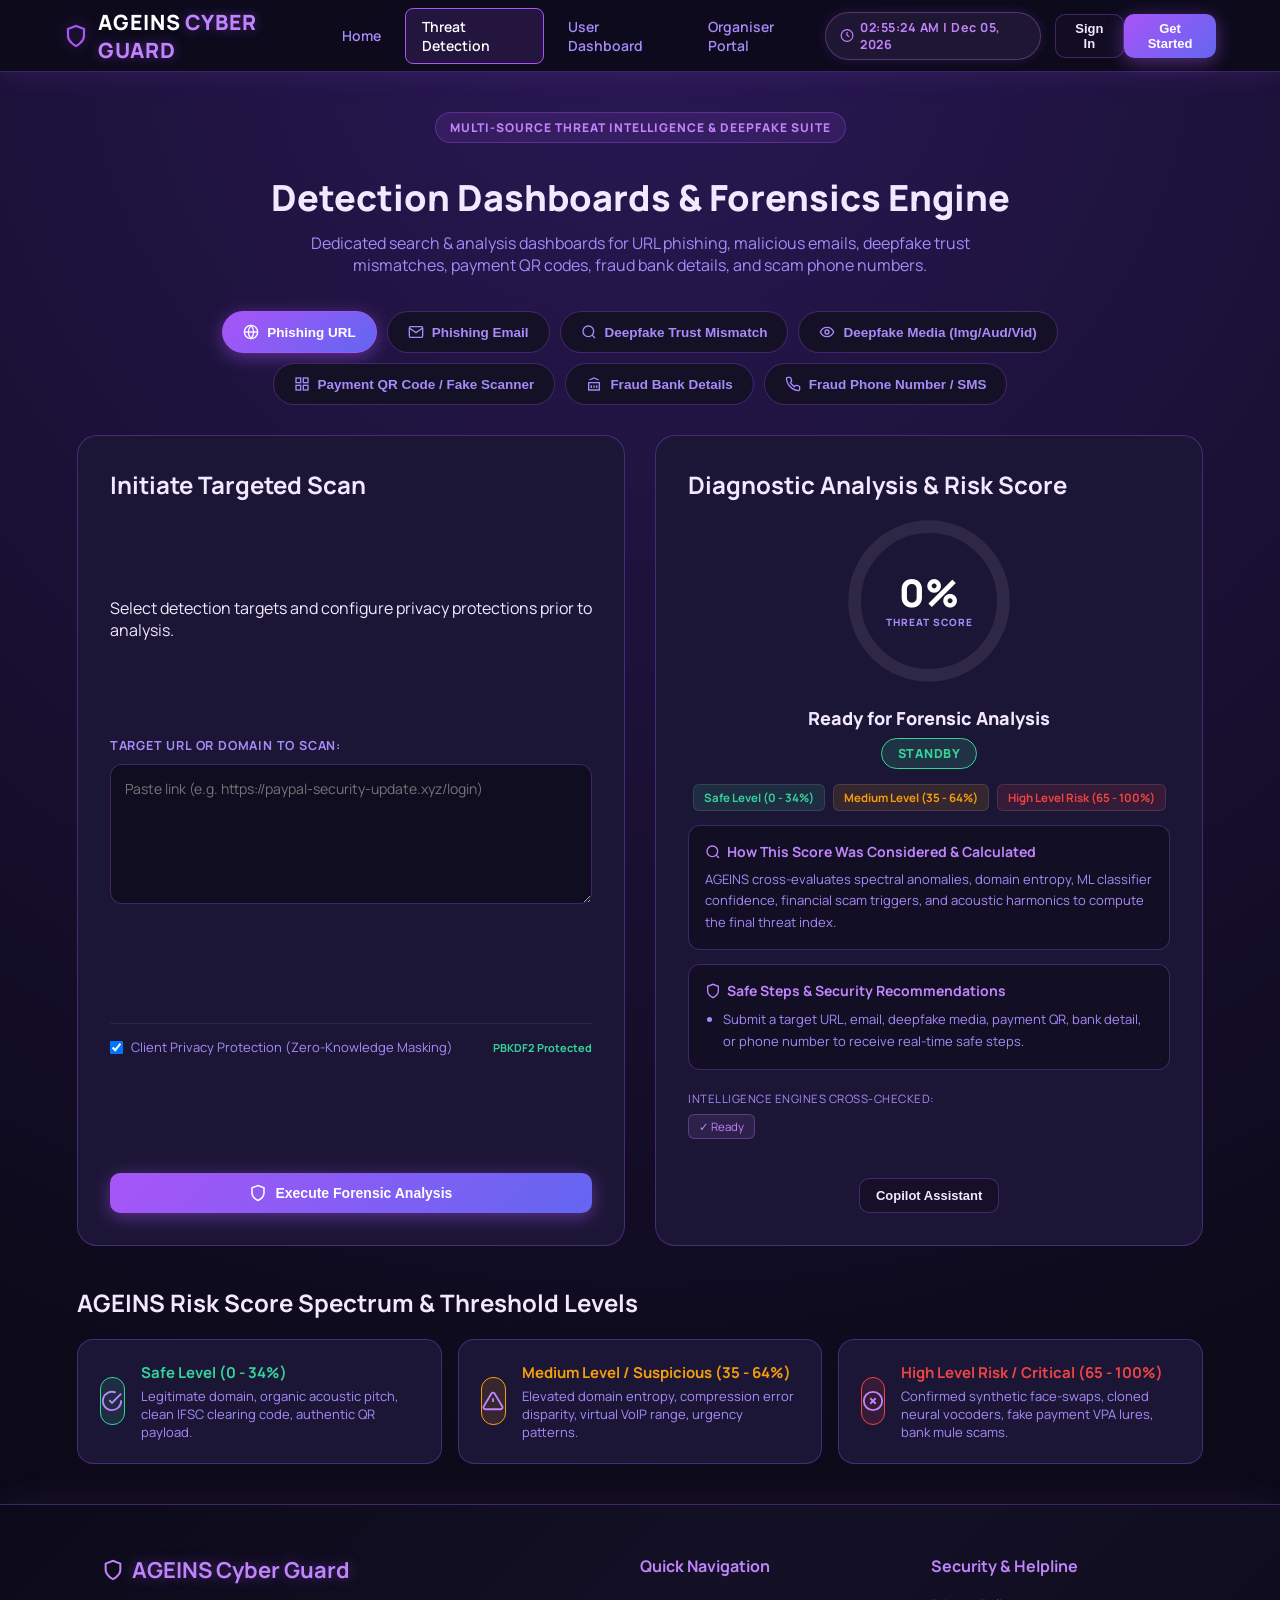
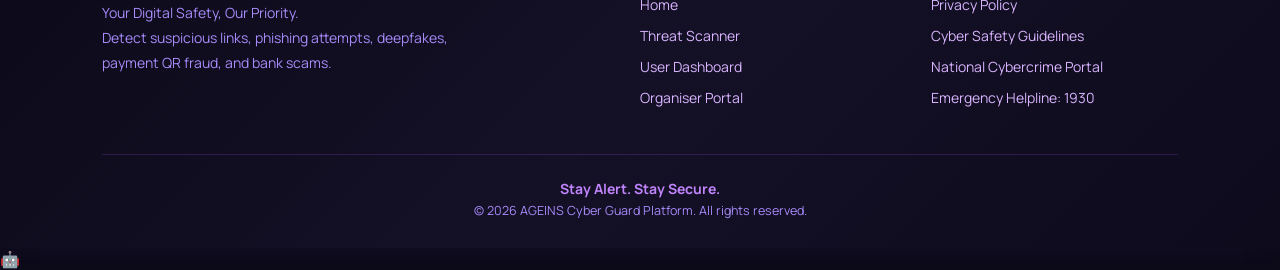
<file: threat.html>
<!DOCTYPE html>
<html lang="en">
<head>
    <meta charset="UTF-8">
    <meta name="viewport" content="width=device-width, initial-scale=1.0">
    <title>Universal Cyber Threat & Deepfake Detection Suite | AGEINS Cyber Guard</title>
    <link href="https://fonts.googleapis.com/css2?family=Manrope:wght@400;500;600;700;800&display=swap" rel="stylesheet">
    <link rel="stylesheet" href="style.css">
</head>
<body>
    <!-- Navbar -->
    <header class="navbar">
        <a href="index.html" class="logo-container">
            <div class="logo-shield-icon">
                <svg width="24" height="24" viewBox="0 0 24 24" fill="none" stroke="currentColor" stroke-width="2.2"><path d="M12 22s8-4 8-10V5l-8-3-8 3v7c0 6 8 10 8 10z"/></svg>
            </div>
            <div class="logo">AGEINS<span>CYBER GUARD</span></div>
        </a>
        <nav>
            <a href="index.html">Home</a>
            <a href="threat.html" class="active">Threat Detection</a>
            <a href="dashboard.html">User Dashboard</a>
            <a href="admin.html">Organiser Portal</a>
        </nav>
        <div class="nav-actions">
            <!-- Real-Time Clock Navbar Badge -->
            <div class="nav-time-badge" id="navRealtimeClock">
                <svg width="15" height="15" viewBox="0 0 24 24" fill="none" stroke="currentColor" stroke-width="2"><circle cx="12" cy="12" r="10"/><polyline points="12 6 12 12 16 14"/></svg>
                <span id="clockTimeStr">--:--:--</span>
            </div>
            
            <div id="navAuthGate">
                <button class="secondary-btn" onclick="openAuthModal('login')" style="padding: 6px 14px; font-size: 13px;">Sign In</button>
                <button class="primary-btn" onclick="openAuthModal('register')" style="padding: 6px 14px; font-size: 13px;">Get Started</button>
            </div>
            <div id="navUserBadge" style="display: none;">
                <span class="user-chip" id="userChipName">User</span>
                <button class="secondary-btn" onclick="logoutUser()" style="padding: 4px 10px; font-size: 12px;">Sign Out</button>
            </div>
        </div>
    </header>

    <!-- Main Scanner Page -->
    <main class="threat-page">
        <div class="page-header">
            <div class="tag">MULTI-SOURCE THREAT INTELLIGENCE &amp; DEEPFAKE SUITE</div>
            <h1>Detection Dashboards &amp; Forensics Engine</h1>
            <p>Dedicated search &amp; analysis dashboards for URL phishing, malicious emails, deepfake trust mismatches, payment QR codes, fraud bank details, and scam phone numbers.</p>
        </div>

        <!-- Dedicated Search / Detector Tabs Navigation -->
        <div class="scan-tab-nav">
            <button class="tab-btn active" data-tab="url" onclick="switchTab('url')">
                <svg width="16" height="16" viewBox="0 0 24 24" fill="none" stroke="currentColor" stroke-width="2"><circle cx="12" cy="12" r="10"/><line x1="2" y1="12" x2="22" y2="12"/><path d="M12 2a15.3 15.3 0 0 1 4 10 15.3 15.3 0 0 1-4 10 15.3 15.3 0 0 1-4-10 15.3 15.3 0 0 1 4-10z"/></svg> Phishing URL
            </button>
            <button class="tab-btn" data-tab="email" onclick="switchTab('email')">
                <svg width="16" height="16" viewBox="0 0 24 24" fill="none" stroke="currentColor" stroke-width="2"><path d="M4 4h16c1.1 0 2 .9 2 2v12c0 1.1-.9 2-2 2H4c-1.1 0-2-.9-2-2V6c0-1.1.9-2 2-2z"/><polyline points="22,6 12,13 2,6"/></svg> Phishing Email
            </button>
            <button class="tab-btn" data-tab="trust_mismatch" onclick="switchTab('trust_mismatch')">
                <svg width="16" height="16" viewBox="0 0 24 24" fill="none" stroke="currentColor" stroke-width="2"><circle cx="11" cy="11" r="8"/><line x1="21" y1="21" x2="16.65" y2="16.65"/></svg> Deepfake Trust Mismatch
            </button>
            <button class="tab-btn" data-tab="deepfake_media" onclick="switchTab('deepfake_media')">
                <svg width="16" height="16" viewBox="0 0 24 24" fill="none" stroke="currentColor" stroke-width="2"><path d="M2 12s3-7 10-7 10 7 10 7-3 7-10 7-10-7-10-7z"/><circle cx="12" cy="12" r="3"/></svg> Deepfake Media (Img/Aud/Vid)
            </button>
            <button class="tab-btn" data-tab="payment_qr" onclick="switchTab('payment_qr')">
                <svg width="16" height="16" viewBox="0 0 24 24" fill="none" stroke="currentColor" stroke-width="2"><rect x="3" y="3" width="7" height="7"/><rect x="14" y="3" width="7" height="7"/><rect x="14" y="14" width="7" height="7"/><rect x="3" y="14" width="7" height="7"/></svg> Payment QR Code / Fake Scanner
            </button>
            <button class="tab-btn" data-tab="bank_details" onclick="switchTab('bank_details')">
                <svg width="16" height="16" viewBox="0 0 24 24" fill="none" stroke="currentColor" stroke-width="2"><path d="M3 21h18M3 10h18M5 6l7-3 7 3M4 10v11M20 10v11M8 14v4M12 14v4M16 14v4"/></svg> Fraud Bank Details
            </button>
            <button class="tab-btn" data-tab="phone_number" onclick="switchTab('phone_number')">
                <svg width="16" height="16" viewBox="0 0 24 24" fill="none" stroke="currentColor" stroke-width="2"><path d="M22 16.92v3a2 2 0 0 1-2.18 2 19.79 19.79 0 0 1-8.63-3.07 19.5 19.5 0 0 1-6-6 19.79 19.79 0 0 1-3.07-8.67A2 2 0 0 1 4.11 2h3a2 2 0 0 1 2 1.72 12.84 12.84 0 0 0 .7 2.81 2 2 0 0 1-.45 2.11L8.09 9.91a16 16 0 0 0 6 6l1.27-1.27a2 2 0 0 1 2.11-.45 12.84 12.84 0 0 0 2.81.7A2 2 0 0 1 22 16.92z"/></svg> Fraud Phone Number / SMS
            </button>
        </div>

        <!-- Scanner Grid -->
        <div class="scanner-grid">
            <!-- Left Side: Dedicated Input Dashboard Panel -->
            <div class="scanner-panel">
                <h2 id="scannerHeading">Initiate Targeted Scan</h2>
                <p class="panel-subtitle" id="scannerSubHeading">Select detection targets and configure privacy protections prior to analysis.</p>

                <!-- Panel 1: URL / Text Input -->
                <div id="textInputPanel">
                    <label class="input-label" id="inputLabel" for="scaninput">Target URL or Domain to Scan:</label>
                    <textarea id="scaninput" class="scan-textarea" placeholder="Paste link (e.g. https://paypal-security-update.xyz/login)"></textarea>
                </div>

                <!-- Panel 2: File Upload (Image, Audio, Video, Trust Mismatch Media) -->
                <div id="fileInputPanel" style="display: none;">
                    <label class="input-label" id="fileInputLabel">Upload Evidence File:</label>
                    <div class="upload-dropzone" id="dropzone" 
                         ondrop="handleDrop(event)" 
                         ondragover="handleDragOver(event)" 
                         ondragleave="handleDragLeave(event)"
                         onclick="document.getElementById('fileUploadInput').click()">
                        <div class="dropzone-icon-box">
                            <svg width="24" height="24" viewBox="0 0 24 24" fill="none" stroke="currentColor" stroke-width="2"><path d="M21 15v4a2 2 0 0 1-2 2H5a2 2 0 0 1-2-2v-4"/><polyline points="17 8 12 3 7 8"/><line x1="12" y1="3" x2="12" y2="15"/></svg>
                        </div>
                        <div class="dropzone-text" id="fileDropTitle">Click or drag &amp; drop file to analyze</div>
                        <div class="dropzone-subtext" id="fileDropSubtext">Supports JPG, PNG, MP3, WAV, MP4, WebM (Max 50MB)</div>
                    </div>
                    <input type="file" id="fileUploadInput" style="display: none;" onchange="handleFileInputChange(event)">
                    
                    <div id="filePreviewStrip" class="file-preview-strip" style="display: none;">
                        <div>
                            <strong id="selectedFileName">file.ext</strong>
                            <small id="selectedFileSize" style="margin-left: 8px; color: var(--text-muted);"></small>
                        </div>
                        <button type="button" onclick="clearFilePreview()">Remove ✕</button>
                    </div>
                </div>

                <!-- Media Subtype Selector (for Deepfake Media) -->
                <div id="mediaSubtypeBox" style="display: none; margin-top: 14px;">
                    <label class="input-label">Select Media Modality:</label>
                    <div class="segmented-control">
                        <button class="seg-btn active" data-media="image" onclick="setMediaSubtype('image')">Image</button>
                        <button class="seg-btn" data-media="audio" onclick="setMediaSubtype('audio')">Audio</button>
                        <button class="seg-btn" data-media="video" onclick="setMediaSubtype('video')">Video</button>
                    </div>
                </div>

                <!-- Security & Data Protection Shield -->
                <div class="scanner-options">
                    <label class="privacy-toggle" title="Zero-knowledge scanning ensures sensitive PII is masked client-side">
                        <input type="checkbox" id="privacyShieldToggle" checked>
                        <span>Client Privacy Protection (Zero-Knowledge Masking)</span>
                    </label>
                    <span style="font-size: 11px; color: var(--success); font-weight: 700;">PBKDF2 Protected</span>
                </div>

                <button class="primary-btn scan-btn" id="scanBtn" onclick="startscan()" style="margin-top: 20px; width: 100%;">
                    <svg width="18" height="18" viewBox="0 0 24 24" fill="none" stroke="currentColor" stroke-width="2"><path d="M12 22s8-4 8-10V5l-8-3-8 3v7c0 6 8 10 8 10z"/></svg> Execute Forensic Analysis
                </button>
            </div>

            <!-- Right Side: Circular Score Detector & Forensic Findings -->
            <div class="result-panel">
                <div>
                    <h2>Diagnostic Analysis &amp; Risk Score</h2>
                    
                    <!-- Circular Score Gauge Visualizer -->
                    <div class="gauge-wrapper">
                        <svg class="gauge-svg" viewBox="0 0 160 160">
                            <!-- Background Circle Track -->
                            <circle class="gauge-bg" cx="80" cy="80" r="70" />
                            <!-- Animated Score Progress Ring -->
                            <circle class="gauge-progress" id="gaugeProgressRing" cx="80" cy="80" r="70" stroke-dasharray="440" stroke-dashoffset="440" />
                        </svg>
                        <div class="gauge-inner-card">
                            <span class="gauge-score" id="score">0%</span>
                            <span class="gauge-label">THREAT SCORE</span>
                        </div>
                    </div>

                    <!-- Risk Level Tier Badges (Safe Level, Medium Level, High Level Risk) -->
                    <div id="threatVerdict" class="threat-verdict-title">Ready for Forensic Analysis</div>
                    <div style="margin-bottom: 15px; text-align: center;">
                        <span id="threatBadge" class="threat-level-badge badge-safe">STANDBY</span>
                    </div>

                    <!-- Risk Level Matrix Explanation Box -->
                    <div id="riskLevelTierInfo" class="risk-tier-explanation-box">
                        <div class="tier-chip safe-chip">Safe Level (0 - 34%)</div>
                        <div class="tier-chip med-chip">Medium Level (35 - 64%)</div>
                        <div class="tier-chip high-chip">High Level Risk (65 - 100%)</div>
                    </div>

                    <!-- How Score Was Considered / Explanation Section -->
                    <div class="score-explanation-card">
                        <h3><svg width="16" height="16" viewBox="0 0 24 24" fill="none" stroke="currentColor" stroke-width="2"><circle cx="11" cy="11" r="8"/><line x1="21" y1="21" x2="16.65" y2="16.65"/></svg> How This Score Was Considered &amp; Calculated</h3>
                        <p id="scoreExplanationText">
                            AGEINS cross-evaluates spectral anomalies, domain entropy, ML classifier confidence, financial scam triggers, and acoustic harmonics to compute the final threat index.
                        </p>
                    </div>

                    <!-- Safe Steps Section for User -->
                    <div class="safe-steps-card">
                        <h3><svg width="16" height="16" viewBox="0 0 24 24" fill="none" stroke="currentColor" stroke-width="2"><path d="M12 22s8-4 8-10V5l-8-3-8 3v7c0 6 8 10 8 10z"/></svg> Safe Steps &amp; Security Recommendations</h3>
                        <ul class="safe-steps-list" id="safeStepsList">
                            <li>Submit a target URL, email, deepfake media, payment QR, bank detail, or phone number to receive real-time safe steps.</li>
                        </ul>
                    </div>

                    <!-- Intelligence Sources Checked Bar -->
                    <div class="sources-verified-strip">
                        <small>Intelligence Engines Cross-Checked:</small>
                        <div class="engine-tags" id="engineTagsList">
                            <span class="engine-tag">✓ Ready</span>
                        </div>
                    </div>

                    <!-- Detected Threat Flags List -->
                    <div class="flags-list" id="flagsList"></div>
                </div>

                <div style="margin-top: 25px; display: flex; gap: 10px; justify-content: center;">
                    <button class="secondary-btn" onclick="toggleChatModal()" style="padding: 9px 16px; font-size: 13px;">
                        Copilot Assistant
                    </button>
                </div>
            </div>
        </div>

        <!-- Detection Indicators Architecture Info -->
        <section class="threat-info" style="margin-top: 40px;">
            <h2>AGEINS Risk Score Spectrum &amp; Threshold Levels</h2>
            <div class="indicator-container" style="display: grid; grid-template-columns: repeat(auto-fit, minmax(280px, 1fr)); gap: 16px; margin-top: 20px;">
                <div class="metric-card">
                    <div class="metric-icon-box" style="background: rgba(52, 211, 153, 0.12); border-color: var(--success);">
                        <svg width="22" height="22" viewBox="0 0 24 24" fill="none" stroke="currentColor" stroke-width="2"><path d="M22 11.08V12a10 10 0 1 1-5.93-9.14"/><polyline points="22 4 12 14.01 9 11.01"/></svg>
                    </div>
                    <div>
                        <strong style="color: var(--success); font-size: 15px; display: block; margin-bottom: 4px;">Safe Level (0 - 34%)</strong>
                        <p style="color: var(--text-muted); font-size: 13px;">Legitimate domain, organic acoustic pitch, clean IFSC clearing code, authentic QR payload.</p>
                    </div>
                </div>
                <div class="metric-card">
                    <div class="metric-icon-box" style="background: rgba(245, 158, 11, 0.12); border-color: var(--amber);">
                        <svg width="22" height="22" viewBox="0 0 24 24" fill="none" stroke="currentColor" stroke-width="2"><path d="M10.29 3.86L1.82 18a2 2 0 0 0 1.71 3h16.94a2 2 0 0 0 1.71-3L13.71 3.86a2 2 0 0 0-3.42 0z"/><line x1="12" y1="9" x2="12" y2="13"/><line x1="12" y1="17" x2="12.01" y2="17"/></svg>
                    </div>
                    <div>
                        <strong style="color: var(--amber); font-size: 15px; display: block; margin-bottom: 4px;">Medium Level / Suspicious (35 - 64%)</strong>
                        <p style="color: var(--text-muted); font-size: 13px;">Elevated domain entropy, compression error disparity, virtual VoIP range, urgency patterns.</p>
                    </div>
                </div>
                <div class="metric-card">
                    <div class="metric-icon-box" style="background: rgba(239, 68, 68, 0.12); border-color: var(--danger);">
                        <svg width="22" height="22" viewBox="0 0 24 24" fill="none" stroke="currentColor" stroke-width="2"><circle cx="12" cy="12" r="10"/><line x1="15" y1="9" x2="9" y2="15"/><line x1="9" y1="9" x2="15" y2="15"/></svg>
                    </div>
                    <div>
                        <strong style="color: var(--danger); font-size: 15px; display: block; margin-bottom: 4px;">High Level Risk / Critical (65 - 100%)</strong>
                        <p style="color: var(--text-muted); font-size: 13px;">Confirmed synthetic face-swaps, cloned neural vocoders, fake payment VPA lures, bank mule scams.</p>
                    </div>
                </div>
            </div>
        </section>
    </main>

    <!-- Authentication Modal -->
    <div class="modal-backdrop" id="authModal" onclick="if(event.target===this)closeAuthModal()">
        <div class="modal-box">
            <button class="modal-close" onclick="closeAuthModal()">&times;</button>
            <h2 id="modalTitle">Sign In to AGEINS</h2>
            <p id="modalSub">Enter your credentials to perform threat scans and save your details.</p>

            <div class="auth-tabs">
                <button id="authTabLogin" class="active" onclick="switchAuthTab('login')">Sign In</button>
                <button id="authTabRegister" onclick="switchAuthTab('register')">Create Account</button>
            </div>

            <div id="usernameField" style="display: none; margin-top: 14px;">
                <label class="input-label">Full Name / Username:</label>
                <input type="text" id="authUsernameInput" class="scan-textarea" style="height: 42px;" placeholder="John Doe">
            </div>

            <div style="margin-top: 14px;">
                <label class="input-label">Email Address:</label>
                <input type="email" id="authEmailInput" class="scan-textarea" style="height: 42px;" placeholder="user@example.com (or admin@ageins.com)">
            </div>

            <div style="margin-top: 14px;">
                <label class="input-label">Password:</label>
                <input type="password" id="authPasswordInput" class="scan-textarea" style="height: 42px;" placeholder="••••••••">
            </div>

            <div id="authErrMsg" class="error-msg" style="display: none;"></div>

            <button class="primary-btn" id="authSubmitBtn" onclick="submitAuthForm()" style="width: 100%; margin-top: 20px;">
                Sign In
            </button>
        </div>
    </div>

    <!-- Footer Privacy Policy Modal -->
    <div class="modal-backdrop" id="privacyPolicyModal" onclick="if(event.target===this)closePrivacyModal()">
        <div class="modal-box" style="max-width: 600px;">
            <button class="modal-close" onclick="closePrivacyModal()">&times;</button>
            <h2 style="color: var(--lavender); margin-bottom: 8px;">Privacy Policy &amp; Zero-Knowledge Protection</h2>
            <p style="color: var(--text-muted); font-size: 13.5px; line-height: 1.6; margin-bottom: 16px;">
                AGEINS Cyber Guard is committed to user data privacy and zero-knowledge security:
            </p>
            <ul style="color: var(--text-main); font-size: 13px; line-height: 1.7; margin-left: 18px; margin-bottom: 20px;">
                <li><strong>Client-Side PII Protection:</strong> Personally identifiable data (phone numbers, bank accounts) are automatically masked prior to processing.</li>
                <li><strong>Cryptographic Password Hashing:</strong> Passwords are protected using PBKDF2-HMAC-SHA256 with unique 16-byte random salts.</li>
                <li><strong>Organiser Security Controls:</strong> User login records are accessible strictly via authorized Organiser credentials.</li>
                <li><strong>Ephemeral File Handling:</strong> Uploaded media evidence is processed in RAM and automatically scrubbed after forensic analysis.</li>
            </ul>
            <button class="primary-btn" onclick="closePrivacyModal()" style="width: 100%;">Acknowledge &amp; Close</button>
        </div>
    </div>

    <!-- Footer Cyber Safety Guidelines Modal -->
    <div class="modal-backdrop" id="safetyGuidelinesModal" onclick="if(event.target===this)closeSafetyModal()">
        <div class="modal-box" style="max-width: 600px;">
            <button class="modal-close" onclick="closeSafetyModal()">&times;</button>
            <h2 style="color: var(--lavender); margin-bottom: 8px;">Cyber Safety &amp; Fraud Prevention Guidelines</h2>
            <p style="color: var(--text-muted); font-size: 13.5px; line-height: 1.6; margin-bottom: 16px;">
                Follow these 5 golden rules to protect yourself against financial fraud and deepfake scams:
            </p>
            <ol style="color: var(--text-main); font-size: 13px; line-height: 1.7; margin-left: 18px; margin-bottom: 20px;">
                <li><strong>Never Share OTPs or PINs:</strong> No bank official or government authority will ever ask for your UPI PIN or OTP.</li>
                <li><strong>PIN is ONLY for Sending Money:</strong> You never need to enter a UPI PIN to RECEIVE money or claim cashbacks.</li>
                <li><strong>Verify VPA Handles:</strong> Double-check recipient VPA names on your banking screen before confirming payments.</li>
                <li><strong>Double-Check Deepfake Calls:</strong> Verify voice calls or video requests via an independent phone call before wiring money.</li>
                <li><strong>Report Immediately to 1930:</strong> Report financial fraud within 24 hours to the National Cybercrime Helpline 1930.</li>
            </ol>
            <button class="primary-btn" onclick="closeSafetyModal()" style="width: 100%;">Close Guidelines</button>
        </div>
    </div>

    <!-- Unified Dark Purple Footer -->
    <footer class="cyber-footer">
        <div class="footer-content">
            <div class="footer-brand">
                <h2>
                    <svg width="22" height="22" viewBox="0 0 24 24" fill="none" stroke="currentColor" stroke-width="2.2"><path d="M12 22s8-4 8-10V5l-8-3-8 3v7c0 6 8 10 8 10z"/></svg> AGEINS Cyber Guard
                </h2>
                <p>Your Digital Safety, Our Priority.</p>
                <p>Detect suspicious links, phishing attempts, deepfakes, payment QR fraud, and bank scams.</p>
            </div>

            <div class="footer-links">
                <h3>Quick Navigation</h3>
                <a href="index.html">Home</a>
                <a href="threat.html">Threat Scanner</a>
                <a href="dashboard.html">User Dashboard</a>
                <a href="admin.html">Organiser Portal</a>
            </div>

            <div class="footer-links">
                <h3>Security &amp; Helpline</h3>
                <button type="button" class="footer-btn-link" onclick="openPrivacyModal()">Privacy Policy</button>
                <button type="button" class="footer-btn-link" onclick="openSafetyModal()">Cyber Safety Guidelines</button>
                <a href="https://cybercrime.gov.in/" target="_blank" rel="noopener">National Cybercrime Portal</a>
                <a href="tel:1930">Emergency Helpline: 1930</a>
            </div>
        </div>

        <div class="footer-bottom">
            <p>Stay Alert. Stay Secure.</p>
            <p>© 2026 AGEINS Cyber Guard Platform. All rights reserved.</p>
        </div>
    </footer>

    <!-- Frontend Scripts -->
    <script src="config.js"></script>
    <script src="app.js"></script>
    <script src="chatbot.js"></script>
</body>
</html>
</file>
<file: style.css>
/* AGEINS Cyber Guard Platform - Master Dark Purple Theme (Zero Emojis, Professional Vectors) */
:root {
    --bg: #0c0a19;
    --surface: #141026;
    --card-bg: #1c1636;
    --card-border: rgba(168, 85, 247, 0.32);
    --primary: #a855f7;
    --primary-hover: #9333ea;
    --primary-glow: rgba(168, 85, 247, 0.45);
    --lavender: #c084fc;
    --indigo: #6366f1;
    --cyan: #38bdf8;
    --amber: #f59e0b;
    --danger: #ef4444;
    --success: #34d399;
    --text-main: #f3e8ff;
    --text-muted: #a78bfa;
    --font: 'Manrope', system-ui, -apple-system, sans-serif;
}

* {
    box-sizing: border-box;
    margin: 0;
    padding: 0;
}

html {
    scroll-behavior: smooth;
    background-color: var(--bg);
    color: var(--text-main);
    font-family: var(--font);
}

body {
    min-height: 100vh;
    display: flex;
    flex-direction: column;
    background: radial-gradient(circle at 50% 0%, #291854 0%, #0c0a19 75%);
}

a {
    color: inherit;
    text-decoration: none;
}

svg.icon-inline {
    vertical-align: middle;
    display: inline-block;
}

/* NAVBAR */
.navbar {
    position: sticky;
    top: 0;
    z-index: 100;
    display: flex;
    align-items: center;
    justify-content: space-between;
    height: 72px;
    padding: 0 5%;
    background: rgba(12, 10, 25, 0.92);
    backdrop-filter: blur(14px);
    border-bottom: 1px solid var(--card-border);
    box-shadow: 0 4px 25px rgba(168, 85, 247, 0.12);
}

.logo-container {
    display: flex;
    align-items: center;
    gap: 10px;
}

.logo-shield-icon {
    display: grid;
    place-items: center;
    color: var(--primary);
    filter: drop-shadow(0 0 8px var(--primary-glow));
}

.logo {
    font-size: 21px;
    font-weight: 800;
    letter-spacing: 1px;
    color: #fff;
}

.logo span {
    color: var(--lavender);
    margin-left: 4px;
    text-shadow: 0 0 12px var(--primary-glow);
}

.navbar nav {
    display: flex;
    gap: 8px;
}

.navbar nav a {
    padding: 8px 16px;
    border-radius: 8px;
    font-weight: 600;
    font-size: 14px;
    color: var(--text-muted);
    transition: all 0.2s ease;
    display: inline-flex;
    align-items: center;
    gap: 6px;
}

.navbar nav a:hover,
.navbar nav a.active {
    color: #fff;
    background: rgba(168, 85, 247, 0.15);
    border: 1px solid var(--primary);
}

.nav-actions {
    display: flex;
    align-items: center;
    gap: 14px;
}

.nav-time-badge {
    background: rgba(192, 132, 252, 0.1);
    border: 1px solid rgba(192, 132, 252, 0.3);
    color: var(--lavender);
    padding: 6px 14px;
    border-radius: 999px;
    font-size: 12.5px;
    font-weight: 700;
    letter-spacing: 0.5px;
    display: flex;
    align-items: center;
    gap: 6px;
    box-shadow: 0 0 12px rgba(168, 85, 247, 0.15);
}

.user-chip {
    background: var(--surface);
    border: 1px solid var(--card-border);
    padding: 6px 14px;
    border-radius: 999px;
    font-size: 13px;
    color: var(--lavender);
    font-weight: 700;
    display: inline-flex;
    align-items: center;
    gap: 6px;
}

.admin-badge {
    background: rgba(239, 68, 68, 0.15);
    border: 1px solid rgba(239, 68, 68, 0.4);
    color: #fca5a5;
    padding: 6px 14px;
    border-radius: 999px;
    font-size: 11.5px;
    font-weight: 800;
    letter-spacing: 0.8px;
    display: inline-flex;
    align-items: center;
    gap: 6px;
}

/* BUTTONS */
.primary-btn {
    background: linear-gradient(135deg, #a855f7, #6366f1);
    color: #fff;
    border: 0;
    border-radius: 10px;
    padding: 11px 22px;
    font-weight: 800;
    font-size: 14px;
    cursor: pointer;
    transition: all 0.25s ease;
    box-shadow: 0 4px 18px var(--primary-glow);
    display: inline-flex;
    align-items: center;
    justify-content: center;
    gap: 8px;
}

.primary-btn:hover {
    background: linear-gradient(135deg, #b566ff, #7477f8);
    transform: translateY(-2px);
    box-shadow: 0 6px 24px rgba(168, 85, 247, 0.6);
}

.secondary-btn {
    background: rgba(20, 16, 38, 0.8);
    border: 1px solid var(--card-border);
    color: var(--text-main);
    border-radius: 10px;
    padding: 10px 20px;
    font-weight: 700;
    font-size: 14px;
    cursor: pointer;
    transition: all 0.2s ease;
    display: inline-flex;
    align-items: center;
    justify-content: center;
    gap: 8px;
}

.secondary-btn:hover {
    background: var(--card-bg);
    border-color: var(--primary);
    color: #fff;
    box-shadow: 0 0 12px rgba(168, 85, 247, 0.2);
}

/* HERO SECTION */
.home {
    padding: 60px 8%;
    max-width: 1400px;
    margin: 0 auto;
    width: 100%;
}

.hero {
    display: grid;
    grid-template-columns: 1.2fr 0.8fr;
    gap: 50px;
    align-items: center;
    margin-bottom: 80px;
}

.tag {
    display: inline-block;
    padding: 6px 14px;
    background: rgba(168, 85, 247, 0.12);
    border: 1px solid var(--card-border);
    border-radius: 999px;
    color: var(--lavender);
    font-size: 12px;
    font-weight: 800;
    letter-spacing: 1px;
    margin-bottom: 20px;
}

.hero h1 {
    font-size: clamp(36px, 5vw, 56px);
    line-height: 1.15;
    font-weight: 800;
    margin-bottom: 20px;
    letter-spacing: -1px;
}

.hero h1 span {
    color: var(--lavender);
    display: block;
    text-shadow: 0 0 24px var(--primary-glow);
}

.description {
    color: var(--text-muted);
    font-size: 17px;
    line-height: 1.7;
    margin-bottom: 30px;
}

.hero-buttons {
    display: flex;
    gap: 14px;
    flex-wrap: wrap;
}

.security-card {
    background: linear-gradient(145deg, #1c1636, #120e26);
    border: 1px solid var(--card-border);
    border-radius: 20px;
    padding: 35px;
    box-shadow: 0 12px 45px rgba(0, 0, 0, 0.5);
    position: relative;
}

.shield-pulse-box {
    width: 60px;
    height: 60px;
    border-radius: 16px;
    background: rgba(168, 85, 247, 0.15);
    border: 1px solid var(--primary);
    display: grid;
    place-items: center;
    color: var(--primary);
    margin-bottom: 18px;
    animation: floatPulse 3s ease-in-out infinite;
}

@keyframes floatPulse {
    0%, 100% { transform: translateY(0); }
    50% { transform: translateY(-8px); }
}

.telemetry-mini-grid {
    display: grid;
    grid-template-columns: 1fr 1fr;
    gap: 16px;
    margin-top: 25px;
}

.telemetry-item {
    background: rgba(12, 10, 25, 0.6);
    border: 1px solid rgba(168, 85, 247, 0.2);
    padding: 14px;
    border-radius: 12px;
}

.telemetry-item small {
    color: var(--text-muted);
    font-size: 11.5px;
    display: block;
    margin-bottom: 4px;
    text-transform: uppercase;
    letter-spacing: 0.5px;
}

.telemetry-item strong {
    color: #fff;
    font-size: 14.5px;
}

/* FEATURES GRID */
.features h2 {
    font-size: 32px;
    font-weight: 800;
    margin-bottom: 10px;
    text-align: center;
}

.section-text {
    color: var(--text-muted);
    text-align: center;
    max-width: 650px;
    margin: 0 auto 45px;
}

.features-container {
    display: grid;
    grid-template-columns: repeat(auto-fit, minmax(290px, 1fr));
    gap: 22px;
}

.feature-card {
    background: var(--card-bg);
    border: 1px solid var(--card-border);
    border-radius: 16px;
    padding: 28px;
    transition: all 0.3s ease;
    cursor: pointer;
}

.feature-card:hover {
    border-color: var(--primary);
    transform: translateY(-5px);
    box-shadow: 0 10px 30px rgba(168, 85, 247, 0.25);
}

.feature-icon-box {
    width: 48px;
    height: 48px;
    border-radius: 12px;
    background: rgba(168, 85, 247, 0.15);
    border: 1px solid var(--primary);
    display: grid;
    place-items: center;
    color: var(--lavender);
    margin-bottom: 16px;
}

.feature-card h3 {
    font-size: 19px;
    margin-bottom: 10px;
    color: #fff;
}

.feature-card p {
    color: var(--text-muted);
    font-size: 14px;
    line-height: 1.6;
}

/* THREAT SCANNER PAGE */
.threat-page {
    padding: 40px 6%;
    max-width: 1400px;
    margin: 0 auto;
    width: 100%;
}

.page-header {
    text-align: center;
    margin-bottom: 35px;
}

.page-header h1 {
    font-size: 36px;
    font-weight: 800;
    margin: 10px 0;
}

.page-header p {
    color: var(--text-muted);
    max-width: 700px;
    margin: 0 auto;
}

/* DETECTOR TAB NAV */
.scan-tab-nav {
    display: flex;
    justify-content: center;
    gap: 10px;
    flex-wrap: wrap;
    margin-bottom: 30px;
}

.tab-btn {
    background: var(--surface);
    border: 1px solid var(--card-border);
    color: var(--text-muted);
    padding: 12px 20px;
    border-radius: 999px;
    font-weight: 700;
    font-size: 13.5px;
    cursor: pointer;
    transition: all 0.25s ease;
    display: inline-flex;
    align-items: center;
    gap: 8px;
}

.tab-btn:hover,
.tab-btn.active {
    background: linear-gradient(135deg, #a855f7, #6366f1);
    color: #fff;
    border-color: var(--primary);
    box-shadow: 0 4px 18px var(--primary-glow);
}

/* SCANNER GRID LAYOUT */
.scanner-grid {
    display: grid;
    grid-template-columns: 1fr 1fr;
    gap: 30px;
}

.scanner-panel,
.result-panel {
    background: var(--card-bg);
    border: 1px solid var(--card-border);
    border-radius: 20px;
    padding: 32px;
    display: flex;
    flex-direction: column;
    justify-content: space-between;
}

.input-label {
    display: block;
    font-size: 12.5px;
    font-weight: 700;
    color: var(--text-muted);
    text-transform: uppercase;
    letter-spacing: 0.8px;
    margin-bottom: 10px;
}

.scan-textarea {
    width: 100%;
    height: 140px;
    background: rgba(12, 10, 25, 0.7);
    border: 1px solid var(--card-border);
    border-radius: 12px;
    padding: 14px;
    color: #fff;
    font-family: var(--font);
    font-size: 14px;
    outline: none;
    resize: vertical;
}

.scan-textarea:focus {
    border-color: var(--primary);
    box-shadow: 0 0 14px var(--primary-glow);
}

/* UPLOAD DROPZONE */
.upload-dropzone {
    border: 2px dashed var(--card-border);
    border-radius: 14px;
    padding: 35px 20px;
    text-align: center;
    background: rgba(12, 10, 25, 0.5);
    cursor: pointer;
    transition: all 0.25s ease;
}

.upload-dropzone:hover,
.upload-dropzone.dragover {
    border-color: var(--primary);
    background: rgba(168, 85, 247, 0.08);
}

.dropzone-icon-box {
    width: 50px;
    height: 50px;
    border-radius: 12px;
    background: rgba(168, 85, 247, 0.15);
    border: 1px solid var(--primary);
    display: grid;
    place-items: center;
    color: var(--lavender);
    margin: 0 auto 12px;
}

.dropzone-text {
    font-weight: 700;
    font-size: 15px;
    margin-bottom: 4px;
}

.dropzone-subtext {
    color: var(--text-muted);
    font-size: 12.5px;
}

.file-preview-strip {
    display: flex;
    align-items: center;
    justify-content: space-between;
    background: rgba(168, 85, 247, 0.12);
    border: 1px solid var(--primary);
    border-radius: 10px;
    padding: 10px 14px;
    margin-top: 14px;
    font-size: 13.5px;
}

.file-preview-strip button {
    background: none;
    border: 0;
    color: var(--danger);
    font-weight: 800;
    cursor: pointer;
}

.segmented-control {
    display: flex;
    gap: 8px;
    background: rgba(12, 10, 25, 0.8);
    padding: 5px;
    border-radius: 10px;
    border: 1px solid var(--card-border);
}

.seg-btn {
    flex: 1;
    background: none;
    border: 0;
    padding: 8px;
    border-radius: 8px;
    color: var(--text-muted);
    font-weight: 700;
    font-size: 13px;
    cursor: pointer;
    display: inline-flex;
    align-items: center;
    justify-content: center;
    gap: 6px;
}

.seg-btn.active {
    background: var(--surface);
    color: var(--lavender);
    border: 1px solid var(--card-border);
}

.scanner-options {
    margin-top: 18px;
    display: flex;
    align-items: center;
    justify-content: space-between;
    padding-top: 14px;
    border-top: 1px solid rgba(168, 85, 247, 0.15);
}

.privacy-toggle {
    display: flex;
    align-items: center;
    gap: 8px;
    font-size: 13px;
    color: var(--text-muted);
    cursor: pointer;
}

/* CIRCULAR SCORE DETECTOR GAUGE */
.gauge-wrapper {
    position: relative;
    width: 170px;
    height: 170px;
    margin: 15px auto 20px;
    display: grid;
    place-items: center;
}

.gauge-svg {
    width: 170px;
    height: 170px;
    transform: rotate(-90deg);
}

.gauge-bg {
    fill: none;
    stroke: rgba(255, 255, 255, 0.08);
    stroke-width: 12;
}

.gauge-progress {
    fill: none;
    stroke: var(--primary);
    stroke-width: 12;
    stroke-linecap: round;
    transition: stroke-dashoffset 1.2s ease, stroke 0.4s ease;
    filter: drop-shadow(0 0 10px var(--primary-glow));
}

.gauge-inner-card {
    position: absolute;
    text-align: center;
}

.gauge-score {
    font-size: 38px;
    font-weight: 800;
    color: #fff;
    display: block;
    line-height: 1;
}

.gauge-label {
    font-size: 10px;
    color: var(--text-muted);
    letter-spacing: 1px;
    font-weight: 800;
    margin-top: 4px;
    display: block;
}

/* THREAT VERDICT & BADGES */
.threat-verdict-title {
    font-size: 18px;
    font-weight: 800;
    text-align: center;
    margin-bottom: 8px;
}

.threat-level-badge {
    display: inline-flex;
    align-items: center;
    gap: 6px;
    padding: 6px 16px;
    border-radius: 999px;
    font-weight: 800;
    font-size: 12.5px;
    letter-spacing: 0.5px;
}

.badge-safe {
    background: rgba(52, 211, 153, 0.15);
    color: var(--success);
    border: 1px solid var(--success);
}

.badge-warning {
    background: rgba(245, 158, 11, 0.15);
    color: var(--amber);
    border: 1px solid var(--amber);
}

.badge-danger {
    background: rgba(239, 68, 68, 0.15);
    color: var(--danger);
    border: 1px solid var(--danger);
}

/* RISK TIER EXPLANATION BOX */
.risk-tier-explanation-box {
    display: flex;
    justify-content: center;
    gap: 8px;
    margin: 14px 0;
    flex-wrap: wrap;
}

.tier-chip {
    font-size: 11.5px;
    font-weight: 700;
    padding: 5px 10px;
    border-radius: 6px;
    border: 1px solid rgba(255, 255, 255, 0.1);
    display: inline-flex;
    align-items: center;
    gap: 5px;
}

.safe-chip { background: rgba(52, 211, 153, 0.12); color: var(--success); }
.med-chip { background: rgba(245, 158, 11, 0.12); color: var(--amber); }
.high-chip { background: rgba(239, 68, 68, 0.12); color: var(--danger); }

/* SCORE EXPLANATION & SAFE STEPS CARDS */
.score-explanation-card,
.safe-steps-card {
    background: rgba(12, 10, 25, 0.6);
    border: 1px solid var(--card-border);
    border-radius: 12px;
    padding: 16px;
    margin-top: 14px;
    text-align: left;
}

.score-explanation-card h3,
.safe-steps-card h3 {
    font-size: 14px;
    color: var(--lavender);
    margin-bottom: 8px;
    display: flex;
    align-items: center;
    gap: 6px;
}

.score-explanation-card p {
    color: var(--text-muted);
    font-size: 13px;
    line-height: 1.65;
}

.safe-steps-list {
    margin-left: 18px;
    color: var(--text-muted);
    font-size: 13px;
    line-height: 1.7;
}

.sources-verified-strip {
    margin-top: 16px;
    text-align: left;
}

.sources-verified-strip small {
    color: var(--text-muted);
    font-size: 11.5px;
    text-transform: uppercase;
    letter-spacing: 0.5px;
}

.engine-tags {
    display: flex;
    gap: 6px;
    flex-wrap: wrap;
    margin-top: 6px;
}

.engine-tag {
    font-size: 11.5px;
    background: rgba(192, 132, 252, 0.1);
    border: 1px solid rgba(192, 132, 252, 0.3);
    color: var(--lavender);
    padding: 4px 10px;
    border-radius: 6px;
}

.flags-list {
    margin-top: 14px;
    display: grid;
    gap: 8px;
    text-align: left;
}

.flag-item {
    padding: 12px;
    border-radius: 10px;
    border: 1px solid var(--card-border);
    background: rgba(12, 10, 25, 0.5);
    font-size: 13px;
}

.flag-item.critical { border-left: 4px solid var(--danger); }
.flag-item.high { border-left: 4px solid var(--amber); }
.flag-item.medium { border-left: 4px solid var(--cyan); }

/* DASHBOARD & TABLES */
.dashboard-page {
    padding: 40px 6%;
    max-width: 1400px;
    margin: 0 auto;
    width: 100%;
}

.card-header-flex {
    display: flex;
    justify-content: space-between;
    align-items: center;
    flex-wrap: wrap;
    gap: 16px;
}

.dashboard-metrics-grid {
    display: grid;
    grid-template-columns: repeat(auto-fit, minmax(220px, 1fr));
    gap: 20px;
    margin-bottom: 30px;
}

.metric-card {
    background: var(--card-bg);
    border: 1px solid var(--card-border);
    border-radius: 16px;
    padding: 22px;
    display: flex;
    align-items: center;
    gap: 16px;
}

.metric-icon-box {
    width: 48px;
    height: 48px;
    border-radius: 12px;
    background: rgba(168, 85, 247, 0.12);
    border: 1px solid var(--primary);
    display: grid;
    place-items: center;
    color: var(--lavender);
}

.metric-data h4 {
    color: var(--text-muted);
    font-size: 12px;
    text-transform: uppercase;
    letter-spacing: 0.5px;
}

.metric-number {
    font-size: 28px;
    font-weight: 800;
    color: #fff;
    margin-top: 2px;
}

.content-card {
    background: var(--card-bg);
    border: 1px solid var(--card-border);
    border-radius: 18px;
    padding: 28px;
    margin-bottom: 30px;
}

.table-responsive {
    overflow-x: auto;
    margin-top: 18px;
}

.cyber-table {
    width: 100%;
    border-collapse: collapse;
    font-size: 13.5px;
    text-align: left;
}

.cyber-table th {
    color: var(--text-muted);
    font-size: 11.5px;
    text-transform: uppercase;
    letter-spacing: 0.8px;
    padding: 12px 14px;
    border-bottom: 1px solid var(--card-border);
}

.cyber-table td {
    padding: 14px;
    border-bottom: 1px solid rgba(168, 85, 247, 0.1);
    max-width: 250px;
    overflow: hidden;
    text-overflow: ellipsis;
    white-space: nowrap;
}

/* MANDATORY AUTH MODAL */
.modal-backdrop {
    position: fixed;
    inset: 0;
    z-index: 200;
    background: rgba(8, 5, 20, 0.88);
    backdrop-filter: blur(10px);
    display: none;
    place-items: center;
    padding: 20px;
}

.modal-box {
    background: linear-gradient(145deg, #1c1636, #120e26);
    border: 1px solid var(--primary);
    border-radius: 20px;
    width: 100%;
    max-width: 460px;
    padding: 35px;
    position: relative;
    box-shadow: 0 20px 60px rgba(0, 0, 0, 0.7), 0 0 30px rgba(168, 85, 247, 0.25);
}

.modal-close {
    position: absolute;
    right: 18px;
    top: 16px;
    background: none;
    border: 0;
    font-size: 26px;
    color: var(--text-muted);
    cursor: pointer;
}

.auth-tabs {
    display: flex;
    gap: 8px;
    margin-top: 20px;
    border-bottom: 1px solid var(--card-border);
}

.auth-tabs button {
    flex: 1;
    background: none;
    border: 0;
    border-bottom: 2px solid transparent;
    padding: 10px;
    color: var(--text-muted);
    font-weight: 700;
    font-size: 14px;
    cursor: pointer;
}

.auth-tabs button.active {
    color: var(--lavender);
    border-color: var(--primary);
}

.error-msg {
    color: #fca5a5;
    background: rgba(239, 68, 68, 0.15);
    border: 1px solid rgba(239, 68, 68, 0.3);
    padding: 10px 14px;
    border-radius: 8px;
    font-size: 13px;
    margin-top: 12px;
}

/* UNIFIED DARK PURPLE FOOTER */
.cyber-footer {
    background: linear-gradient(135deg, #0c0a19, #141026, #0e0b1d);
    color: #f3e8ff;
    padding: 50px 8% 25px;
    border-top: 1px solid var(--card-border);
    box-shadow: 0 -5px 25px rgba(168, 85, 247, 0.08);
    margin-top: auto;
}

.footer-content {
    display: grid;
    grid-template-columns: 2fr 1fr 1fr;
    gap: 45px;
    max-width: 1200px;
    margin: auto;
}

.footer-brand h2 {
    color: var(--lavender);
    font-size: 22px;
    margin-bottom: 15px;
    text-shadow: 0 0 14px var(--primary-glow);
    display: flex;
    align-items: center;
    gap: 8px;
}

.footer-brand p {
    color: var(--text-muted);
    font-size: 14px;
    line-height: 1.8;
    max-width: 380px;
}

.footer-links h3 {
    color: var(--lavender);
    font-size: 16px;
    margin-bottom: 18px;
}

.footer-links {
    display: flex;
    flex-direction: column;
    align-items: flex-start;
}

.footer-links a, .footer-links button.footer-btn-link {
    background: none;
    border: 0;
    color: #d8b4fe;
    font-size: 14px;
    font-family: var(--font);
    margin-bottom: 12px;
    transition: all 0.3s ease;
    cursor: pointer;
    text-align: left;
    display: inline-flex;
    align-items: center;
    gap: 6px;
}

.footer-links a:hover, .footer-links button.footer-btn-link:hover {
    color: var(--cyan);
    transform: translateX(4px);
}

.footer-bottom {
    border-top: 1px solid rgba(168, 85, 247, 0.2);
    margin-top: 35px;
    padding-top: 20px;
    text-align: center;
}

.footer-bottom p {
    color: var(--text-muted);
    font-size: 12.5px;
    margin: 4px 0;
}

.footer-bottom p:first-child {
    color: var(--lavender);
    font-size: 14px;
    font-weight: 700;
}

@media(max-width: 900px) {
    .hero, .scanner-grid {
        grid-template-columns: 1fr;
    }
    .footer-content {
        grid-template-columns: 1fr;
        gap: 30px;
    }
}
/* ================================
   AGEINS SHIELDBOT - CLEAN UI
   ================================ */

/* Floating chatbot button */
.chatbot-trigger {
    position: fixed;
    right: 25px;
    bottom: 25px;
    width: 62px;
    height: 62px;

    border: none;
    border-radius: 50%;

    background: linear-gradient(135deg, #00e5ff, #0066ff);
    color: white;

    display: flex;
    align-items: center;
    justify-content: center;

    font-size: 26px;
    cursor: pointer;

    box-shadow: 0 8px 30px rgba(0, 229, 255, 0.35);

    z-index: 9999;

    transition: 0.25s ease;
}

.chatbot-trigger:hover {
    transform: scale(1.08);
    box-shadow: 0 10px 35px rgba(0, 229, 255, 0.55);
}


/* ================================
   CHATBOT MODAL
   ================================ */

.chatbot-modal {
    position: fixed;

    right: 25px;
    bottom: 100px;

    width: 380px;
    max-width: calc(100vw - 30px);
    height: 560px;
    max-height: calc(100vh - 130px);

    background: #0b1220;

    border: 1px solid rgba(0, 229, 255, 0.25);
    border-radius: 18px;

    box-shadow: 0 20px 60px rgba(0, 0, 0, 0.55);

    overflow: hidden;

    display: flex;
    flex-direction: column;

    z-index: 9998;

    opacity: 1;
    transform: translateY(0) scale(1);

    transition: 0.25s ease;
}


/* Hidden state */

.chatbot-modal.hidden {
    opacity: 0;
    visibility: hidden;
    pointer-events: none;

    transform: translateY(20px) scale(0.95);
}


/* ================================
   HEADER
   ================================ */

.chatbot-header {
    min-height: 70px;

    padding: 14px 16px;

    display: flex;
    align-items: center;
    justify-content: space-between;

    background: linear-gradient(
        135deg,
        #101c32,
        #0c1628
    );

    border-bottom: 1px solid rgba(255,255,255,0.08);
}


/* Bot identity */

.chat-bot-identity {
    display: flex;
    align-items: center;
    gap: 12px;
}


/* Avatar */

.chat-avatar {
    width: 42px;
    height: 42px;

    border-radius: 12px;

    display: flex;
    align-items: center;
    justify-content: center;

    background: linear-gradient(
        135deg,
        #00e5ff,
        #0066ff
    );

    color: white;

    font-size: 20px;

    box-shadow:
        0 0 20px rgba(0,229,255,0.25);
}


/* Bot title */

.chat-bot-identity h4 {
    margin: 0;

    color: #ffffff;

    font-size: 15px;
    font-weight: 700;
}


.chat-bot-identity span {
    display: block;

    margin-top: 3px;

    color: #6ee7f9;

    font-size: 11px;
}


/* Pulse dot */

.pulse-dot {
    display: inline-block;

    width: 7px;
    height: 7px;

    margin-right: 4px;

    border-radius: 50%;

    background: #22e6a8;

    box-shadow: 0 0 10px #22e6a8;
}


/* Close button */

.chat-close-btn {
    width: 32px;
    height: 32px;

    border: none;
    border-radius: 8px;

    background: rgba(255,255,255,0.07);

    color: #b9c5d6;

    font-size: 20px;

    cursor: pointer;

    transition: 0.2s;
}

.chat-close-btn:hover {
    background: rgba(255,80,100,0.15);
    color: #ff667a;
}


/* ================================
   MESSAGE AREA
   ================================ */

.chat-messages {
    flex: 1;

    padding: 18px;

    overflow-y: auto;

    display: flex;
    flex-direction: column;

    gap: 12px;

    background:
        radial-gradient(
            circle at top right,
            rgba(0,229,255,0.05),
            transparent 40%
        ),
        #080f1c;
}


/* Scrollbar */

.chat-messages::-webkit-scrollbar {
    width: 5px;
}

.chat-messages::-webkit-scrollbar-thumb {
    background: #263b58;
    border-radius: 10px;
}


/* Chat bubble */

.chat-bubble {
    max-width: 88%;

    padding: 12px 14px;

    border-radius: 14px;

    font-size: 13px;

    line-height: 1.5;

    color: #dce7f5;
}


/* Bot message */

.chat-bubble.bot {
    align-self: flex-start;

    background: #142238;

    border: 1px solid rgba(0,229,255,0.12);

    border-bottom-left-radius: 4px;
}


/* User message */

.chat-bubble.user {
    align-self: flex-end;

    background: linear-gradient(
        135deg,
        #00e5ff,
        #0066ff
    );
}
</file>
